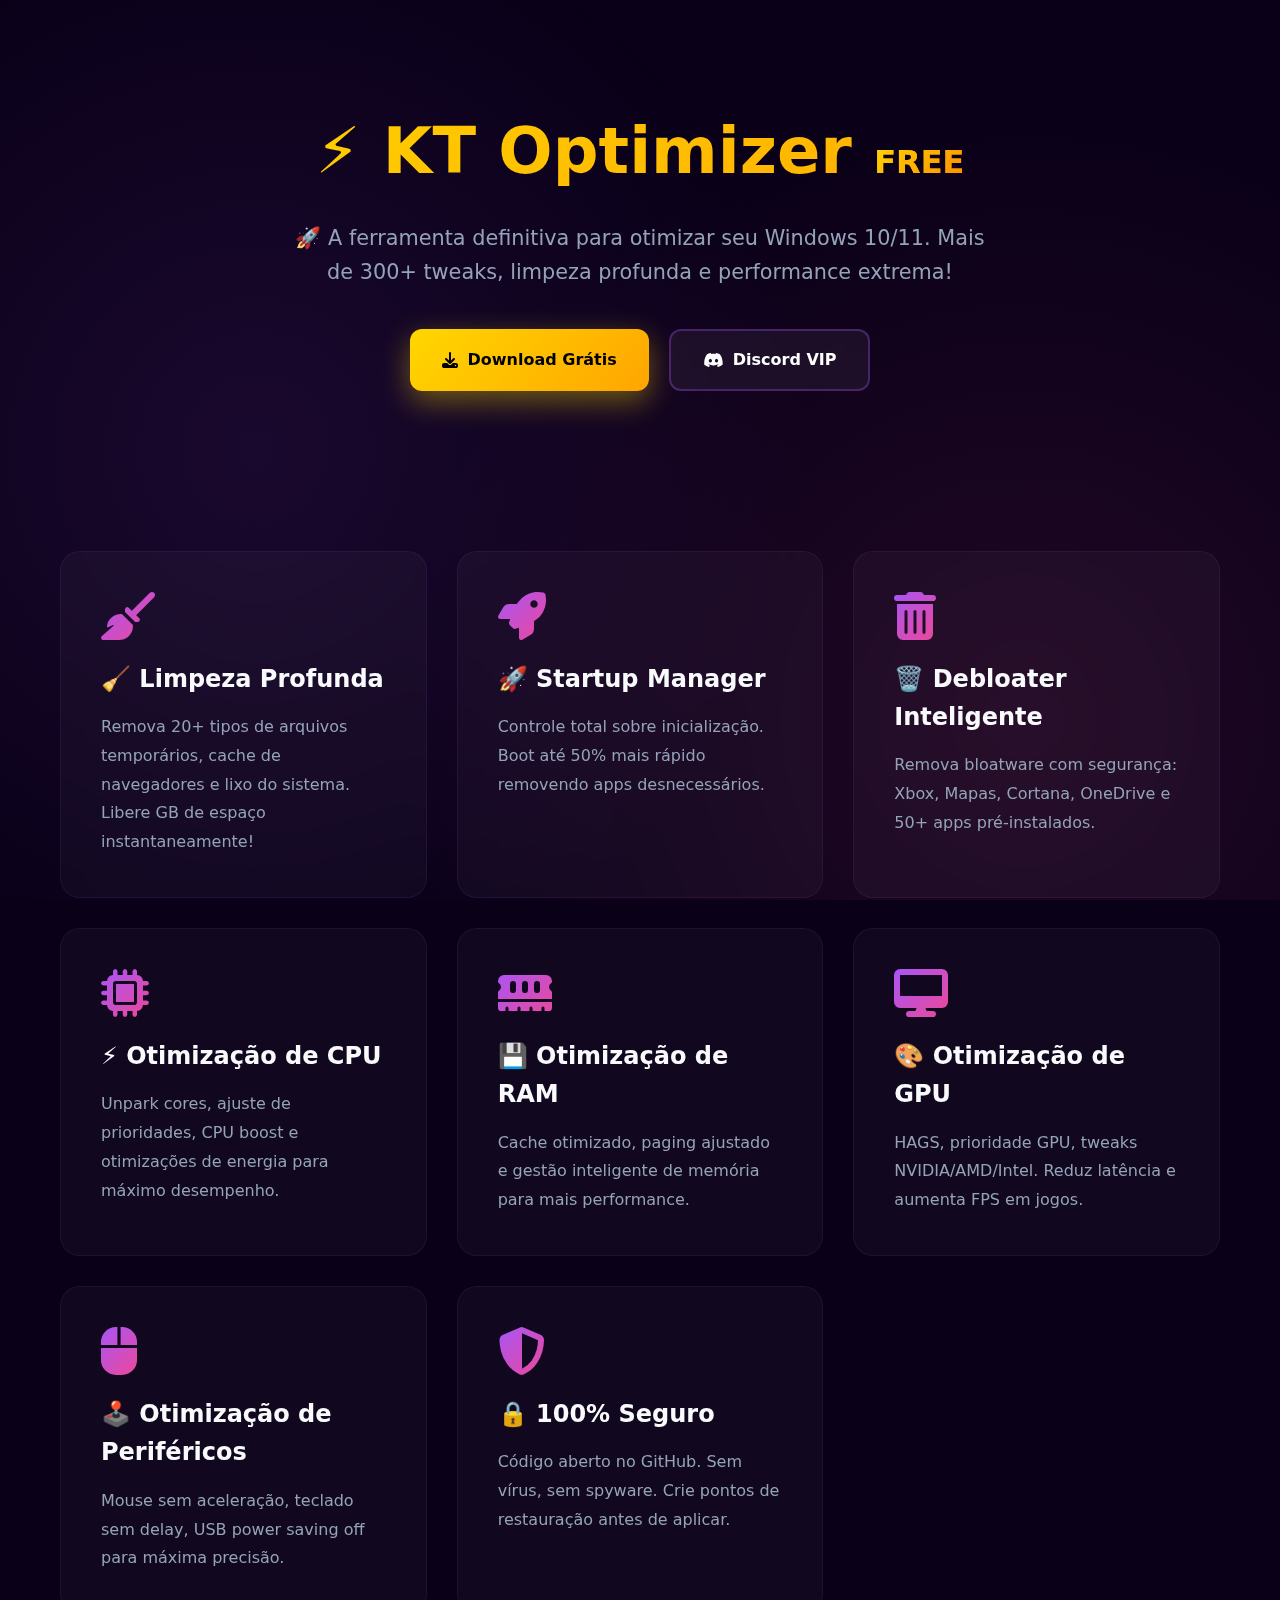
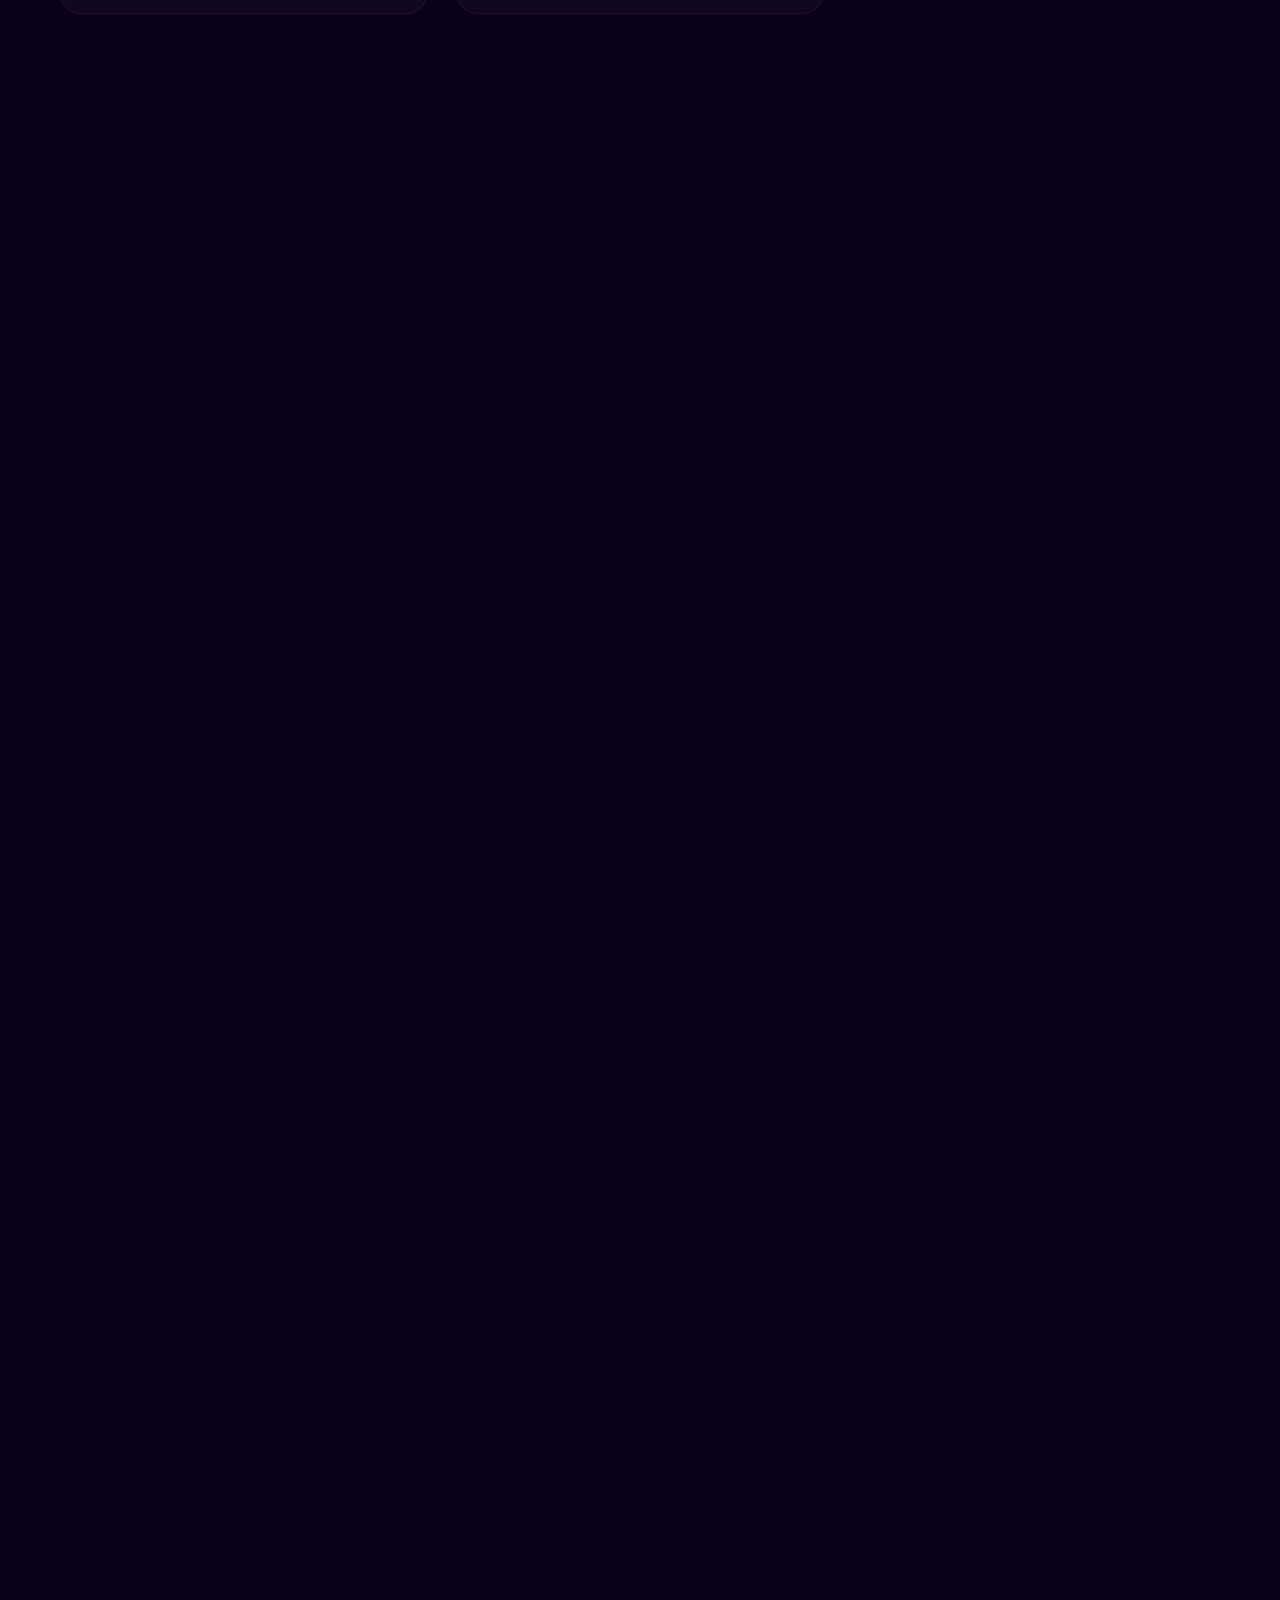
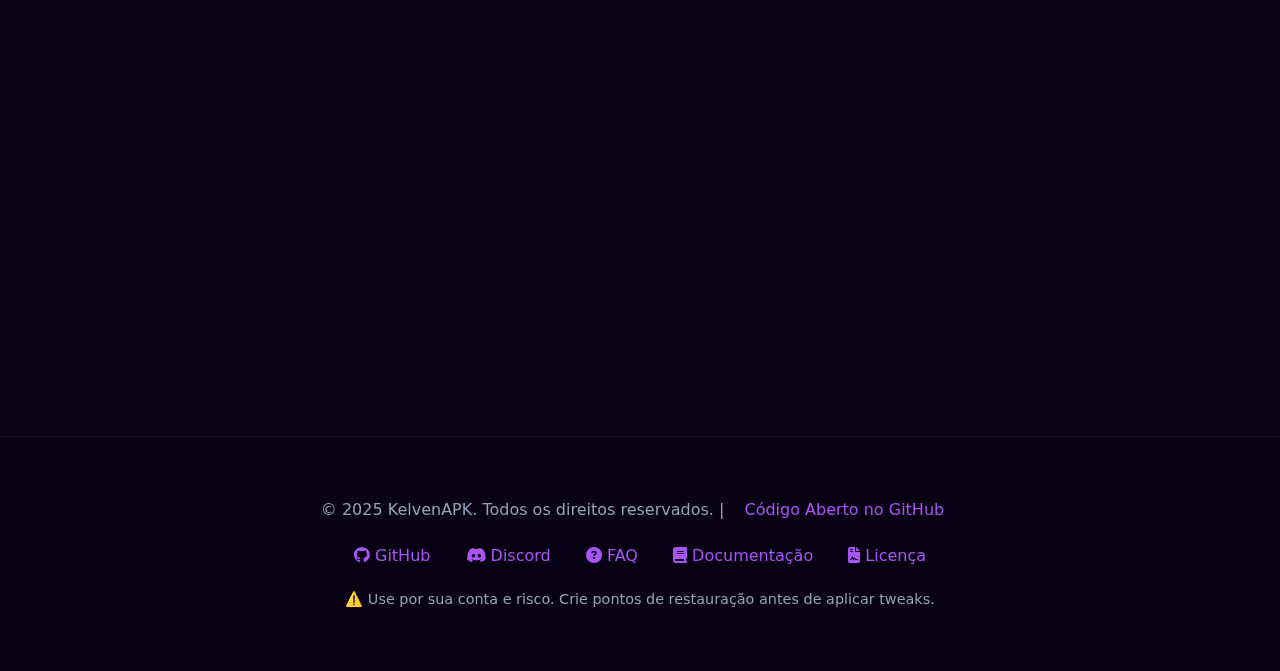
<file: index.html>
<!DOCTYPE html>
<html lang="pt-BR">

<head>
    <meta charset="UTF-8">
    <meta name="viewport" content="width=device-width, initial-scale=1.0">
    <title>KT Optimizer Free - Otimize seu Windows</title>
    <link rel="stylesheet" href="https://cdnjs.cloudflare.com/ajax/libs/font-awesome/6.5.1/css/all.min.css">
    <style>
        :root {
            --primary: #a855f7;
            --primary-dark: #7c3aed;
            --accent: #ec4899;
            --bg: #0a0118;
            --bg-secondary: #1a0b2e;
            --card-bg: #16213e;
            --text-main: #f8fafc;
            --text-muted: #94a3b8;
            --glow: rgba(168, 85, 247, 0.5);
        }

        * {
            margin: 0;
            padding: 0;
            box-sizing: border-box;
            font-family: 'Segoe UI', system-ui, sans-serif;
        }

        body {
            background: var(--bg);
            color: var(--text-main);
            line-height: 1.6;
            overflow-x: hidden;
        }

        /* Animated Background */
        .bg-animation {
            position: fixed;
            top: 0;
            left: 0;
            width: 100%;
            height: 100%;
            z-index: -1;
            background: radial-gradient(circle at 20% 50%, rgba(168, 85, 247, 0.1) 0%, transparent 50%),
                        radial-gradient(circle at 80% 80%, rgba(236, 72, 153, 0.1) 0%, transparent 50%);
        }

        .container {
            max-width: 1200px;
            margin: 0 auto;
            padding: 0 20px;
        }

        /* Header */
        header {
            padding: 100px 0 80px;
            text-align: center;
            position: relative;
        }

        .hero h1 {
            font-size: 4rem;
            margin-bottom: 20px;
            background: linear-gradient(135deg, #ffd700 0%, #ffa500 100%);
            -webkit-background-clip: text;
            background-clip: text;
            -webkit-text-fill-color: transparent;
            animation: glow 2s ease-in-out infinite alternate, slideDown 1s ease-out;
        }

        @keyframes slideDown {
            from {
                opacity: 0;
                transform: translateY(-50px);
            }
            to {
                opacity: 1;
                transform: translateY(0);
            }
        }

        @keyframes glow {
            from { filter: drop-shadow(0 0 20px var(--glow)); }
            to { filter: drop-shadow(0 0 40px var(--glow)); }
        }

        .hero p {
            font-size: 1.3rem;
            color: var(--text-muted);
            max-width: 700px;
            margin: 0 auto 40px;
            animation: fadeInUp 1s ease-out;
        }

        @keyframes fadeInUp {
            from {
                opacity: 0;
                transform: translateY(30px);
            }
            to {
                opacity: 1;
                transform: translateY(0);
            }
        }

        .btn {
            display: inline-flex;
            align-items: center;
            gap: 10px;
            padding: 16px 32px;
            border-radius: 12px;
            font-weight: bold;
            text-decoration: none;
            transition: all 0.3s cubic-bezier(0.4, 0, 0.2, 1);
            position: relative;
            overflow: hidden;
        }

        .btn::before {
            content: '';
            position: absolute;
            top: 50%;
            left: 50%;
            width: 0;
            height: 0;
            border-radius: 50%;
            background: rgba(255, 255, 255, 0.2);
            transform: translate(-50%, -50%);
            transition: width 0.6s, height 0.6s;
        }

        .btn:hover::before {
            width: 300px;
            height: 300px;
        }

        .btn-primary {
            background: linear-gradient(135deg, #ffd700 0%, #ffa500 100%);
            color: #000;
            box-shadow: 0 10px 30px rgba(255, 215, 0, 0.4);
            font-weight: 800;
        }

        .btn-primary:hover {
            transform: translateY(-3px) scale(1.05);
            box-shadow: 0 15px 40px rgba(255, 215, 0, 0.6);
        }

        .btn-secondary {
            background: rgba(255, 255, 255, 0.05);
            color: #fff;
            border: 2px solid rgba(168, 85, 247, 0.3);
            backdrop-filter: blur(10px);
        }

        .btn-secondary:hover {
            background: rgba(168, 85, 247, 0.1);
            border-color: var(--primary);
            transform: translateY(-3px);
        }

        /* Features */
        .features {
            padding: 80px 0;
            display: grid;
            grid-template-columns: repeat(auto-fit, minmax(300px, 1fr));
            gap: 30px;
        }

        .feature-card {
            background: rgba(255, 255, 255, 0.03);
            padding: 40px;
            border-radius: 20px;
            border: 1px solid rgba(168, 85, 247, 0.1);
            backdrop-filter: blur(10px);
            transition: all 0.4s cubic-bezier(0.4, 0, 0.2, 1);
            position: relative;
            overflow: hidden;
            animation: fadeInUp 0.6s ease-out backwards;
        }

        .feature-card:nth-child(1) { animation-delay: 0.1s; }
        .feature-card:nth-child(2) { animation-delay: 0.2s; }
        .feature-card:nth-child(3) { animation-delay: 0.3s; }
        .feature-card:nth-child(4) { animation-delay: 0.4s; }
        .feature-card:nth-child(5) { animation-delay: 0.5s; }
        .feature-card:nth-child(6) { animation-delay: 0.6s; }

        .feature-card::before {
            content: '';
            position: absolute;
            top: 0;
            left: 0;
            width: 100%;
            height: 100%;
            background: linear-gradient(135deg, rgba(168, 85, 247, 0.1) 0%, transparent 100%);
            opacity: 0;
            transition: opacity 0.4s;
        }

        .feature-card:hover::before {
            opacity: 1;
        }

        .feature-card:hover {
            transform: translateY(-10px);
            border-color: var(--primary);
            box-shadow: 0 20px 60px rgba(168, 85, 247, 0.3);
        }

        .feature-icon {
            font-size: 3rem;
            margin-bottom: 20px;
            background: linear-gradient(135deg, var(--primary) 0%, var(--accent) 100%);
            -webkit-background-clip: text;
            background-clip: text;
            -webkit-text-fill-color: transparent;
            display: inline-block;
            animation: float 3s ease-in-out infinite;
        }

        @keyframes float {
            0%, 100% { transform: translateY(0); }
            50% { transform: translateY(-10px); }
        }

        .feature-card h3 {
            font-size: 1.5rem;
            margin-bottom: 15px;
            color: var(--text-main);
        }

        .feature-card p {
            color: var(--text-muted);
            line-height: 1.8;
        }

        /* Comparison Table */
        .comparison {
            padding: 80px 0;
        }

        .comparison h2 {
            text-align: center;
            font-size: 2.5rem;
            margin-bottom: 50px;
            background: linear-gradient(135deg, var(--primary) 0%, var(--accent) 100%);
            -webkit-background-clip: text;
            background-clip: text;
            -webkit-text-fill-color: transparent;
        }

        .comparison-table {
            width: 100%;
            border-collapse: collapse;
            background: rgba(255, 255, 255, 0.02);
            border-radius: 20px;
            overflow: hidden;
            backdrop-filter: blur(10px);
        }

        .comparison-table th,
        .comparison-table td {
            padding: 20px;
            text-align: left;
            border-bottom: 1px solid rgba(168, 85, 247, 0.1);
        }

        .comparison-table th {
            background: rgba(168, 85, 247, 0.1);
            color: var(--primary);
            font-weight: bold;
            font-size: 1.1rem;
        }

        .comparison-table tr {
            transition: all 0.3s;
        }

        .comparison-table tr:hover {
            background: rgba(168, 85, 247, 0.05);
        }

        .check {
            color: #10b981;
            font-size: 1.2rem;
        }

        .cross {
            color: #ef4444;
            font-size: 1.2rem;
        }

        /* VIP CTA */
        .vip-cta {
            background: linear-gradient(135deg, rgba(168, 85, 247, 0.2), rgba(236, 72, 153, 0.2));
            border: 2px solid var(--primary);
            padding: 60px;
            border-radius: 30px;
            text-align: center;
            margin: 80px 0;
            position: relative;
            overflow: hidden;
        }

        .vip-cta::before {
            content: '';
            position: absolute;
            top: -50%;
            left: -50%;
            width: 200%;
            height: 200%;
            background: linear-gradient(45deg, transparent, rgba(168, 85, 247, 0.1), transparent);
            animation: shine 3s infinite;
        }

        @keyframes shine {
            0% { transform: translateX(-100%) translateY(-100%) rotate(45deg); }
            100% { transform: translateX(100%) translateY(100%) rotate(45deg); }
        }

        .vip-cta h2 {
            font-size: 3rem;
            color: var(--primary);
            margin-bottom: 20px;
            position: relative;
            z-index: 1;
        }

        .vip-cta p {
            font-size: 1.3rem;
            margin-bottom: 30px;
            position: relative;
            z-index: 1;
        }

        .stats-grid {
            display: flex;
            gap: 30px;
            justify-content: center;
            margin: 40px 0;
            flex-wrap: wrap;
        }

        .stat-box {
            background: rgba(0, 0, 0, 0.3);
            padding: 25px 40px;
            border-radius: 15px;
            border: 1px solid rgba(255, 215, 0, 0.3);
            transition: all 0.3s;
            animation: popIn 0.5s ease-out backwards;
        }

        .stat-box:nth-child(1) { animation-delay: 0.2s; }
        .stat-box:nth-child(2) { animation-delay: 0.3s; }
        .stat-box:nth-child(3) { animation-delay: 0.4s; }

        @keyframes popIn {
            from {
                opacity: 0;
                transform: scale(0.5);
            }
            to {
                opacity: 1;
                transform: scale(1);
            }
        }

        .stat-box:hover {
            transform: scale(1.1) rotate(2deg);
            border-color: #ffd700;
            box-shadow: 0 10px 30px rgba(255, 215, 0, 0.3);
        }

        .stat-box .icon {
            font-size: 2.5rem;
            margin-bottom: 10px;
        }

        .stat-box .value {
            font-size: 1.8rem;
            font-weight: bold;
            color: var(--primary);
        }

        .stat-box .label {
            font-size: 0.9rem;
            color: var(--text-muted);
        }

        /* Footer */
        footer {
            padding: 60px 0;
            text-align: center;
            color: var(--text-muted);
            border-top: 1px solid rgba(168, 85, 247, 0.1);
            background: rgba(0, 0, 0, 0.2);
        }

        footer a {
            color: var(--primary);
            text-decoration: none;
            margin: 0 15px;
            transition: all 0.3s;
        }

        footer a:hover {
            color: var(--accent);
            transform: translateY(-2px);
        }

        /* Scroll Animations */
        .fade-in {
            opacity: 0;
            transform: translateY(30px);
            transition: all 0.6s ease-out;
        }

        .fade-in.visible {
            opacity: 1;
            transform: translateY(0);
        }

        /* Particles */
        .particle {
            position: fixed;
            width: 4px;
            height: 4px;
            background: var(--primary);
            border-radius: 50%;
            pointer-events: none;
            opacity: 0;
            animation: particle-float 4s ease-in-out infinite;
        }

        @keyframes particle-float {
            0% {
                opacity: 0;
                transform: translateY(0) scale(0);
            }
            50% {
                opacity: 1;
            }
            100% {
                opacity: 0;
                transform: translateY(-100vh) scale(1);
            }
        }

        @media (max-width: 768px) {
            .hero h1 { font-size: 2.5rem; }
            .features { grid-template-columns: 1fr; }
            .vip-cta { padding: 40px 20px; }
        }
    </style>
</head>

<body>
    <div class="bg-animation"></div>

    <header>
        <div class="container hero">
            <h1>⚡ KT Optimizer <span style="font-size: 0.5em; background: linear-gradient(135deg, #ffd700, #ff8c00); -webkit-background-clip: text; -webkit-text-fill-color: transparent;">FREE</span></h1>
            <p>🚀 A ferramenta definitiva para otimizar seu Windows 10/11. Mais de 300+ tweaks, limpeza profunda e performance extrema!</p>
            <div style="display: flex; gap: 20px; justify-content: center; flex-wrap: wrap;">
                <a href="https://github.com/kelven-optimizer/KT-optimizer-free/releases/download/inicio/KT.optimizer.free.1.0.0.exe" class="btn btn-primary">
                    <i class="fas fa-download"></i> Download Grátis
                </a>
                <a href="https://discord.gg/pSWSkzSUPs" class="btn btn-secondary">
                    <i class="fab fa-discord"></i> Discord VIP
                </a>
            </div>
        </div>
    </header>

    <div class="container">
        <div class="features fade-in">
            <div class="feature-card">
                <i class="fas fa-broom feature-icon"></i>
                <h3>🧹 Limpeza Profunda</h3>
                <p>Remova 20+ tipos de arquivos temporários, cache de navegadores e lixo do sistema. Libere GB de espaço instantaneamente!</p>
            </div>
            <div class="feature-card">
                <i class="fas fa-rocket feature-icon"></i>
                <h3>🚀 Startup Manager</h3>
                <p>Controle total sobre inicialização. Boot até 50% mais rápido removendo apps desnecessários.</p>
            </div>
            <div class="feature-card">
                <i class="fas fa-trash-alt feature-icon"></i>
                <h3>🗑️ Debloater Inteligente</h3>
                <p>Remova bloatware com segurança: Xbox, Mapas, Cortana, OneDrive e 50+ apps pré-instalados.</p>
            </div>
            <div class="feature-card">
                <i class="fas fa-microchip feature-icon"></i>
                <h3>⚡ Otimização de CPU</h3>
                <p>Unpark cores, ajuste de prioridades, CPU boost e otimizações de energia para máximo desempenho.</p>
            </div>
            <div class="feature-card">
                <i class="fas fa-memory feature-icon"></i>
                <h3>💾 Otimização de RAM</h3>
                <p>Cache otimizado, paging ajustado e gestão inteligente de memória para mais performance.</p>
            </div>
            <div class="feature-card">
                <i class="fas fa-desktop feature-icon"></i>
                <h3>🎨 Otimização de GPU</h3>
                <p>HAGS, prioridade GPU, tweaks NVIDIA/AMD/Intel. Reduz latência e aumenta FPS em jogos.</p>
            </div>
            <div class="feature-card">
                <i class="fas fa-mouse feature-icon"></i>
                <h3>🕹️ Otimização de Periféricos</h3>
                <p>Mouse sem aceleração, teclado sem delay, USB power saving off para máxima precisão.</p>
            </div>
            <div class="feature-card">
                <i class="fas fa-shield-alt feature-icon"></i>
                <h3>🔒 100% Seguro</h3>
                <p>Código aberto no GitHub. Sem vírus, sem spyware. Crie pontos de restauração antes de aplicar.</p>
            </div>
        </div>

        <div class="comparison fade-in">
            <h2>📊 Comparativo: Free vs VIP</h2>
            <table class="comparison-table">
                <thead>
                    <tr>
                        <th>Recurso</th>
                        <th>Versão Free 🆓</th>
                        <th style="color: #ffd700;">Versão VIP 👑</th>
                    </tr>
                </thead>
                <tbody>
                    <tr>
                        <td>Limpeza Profunda (20+ tipos)</td>
                        <td><span class="check">✔</span></td>
                        <td><span class="check">✔</span></td>
                    </tr>
                    <tr>
                        <td>Debloater de Apps Windows</td>
                        <td><span class="check">✔</span></td>
                        <td><span class="check">✔</span></td>
                    </tr>
                    <tr>
                        <td>Startup Manager</td>
                        <td><span class="check">✔</span></td>
                        <td><span class="check">✔</span></td>
                    </tr>
                    <tr>
                        <td>Otimizações de CPU</td>
                        <td><span class="check">✔</span> Básico</td>
                        <td><span class="check">✔</span> Avançado + Exclusive Threads</td>
                    </tr>
                    <tr>
                        <td>Otimizações de GPU</td>
                        <td><span class="check">✔</span> Básico</td>
                        <td><span class="check">✔</span> Avançado (VRAM, Latency, DLSS)</td>
                    </tr>
                    <tr>
                        <td>Otimizações de Rede & Ping</td>
                        <td><span class="cross">✘</span></td>
                        <td><span class="check">✔</span> TCP/IP, DNS, QoS</td>
                    </tr>
                    <tr>
                        <td>FPS Booster para Jogos</td>
                        <td><span class="cross">✘</span></td>
                        <td><span class="check">✔</span> 15+ jogos otimizados</td>
                    </tr>
                    <tr>
                        <td>Tweaks Exclusivos NVIDIA/AMD/Intel</td>
                        <td><span class="cross">✘</span></td>
                        <td><span class="check">✔</span> Reflex, Anti-Lag, DLSS</td>
                    </tr>
                    <tr>
                        <td>Modo Latência Ultra-Baixa</td>
                        <td><span class="cross">✘</span></td>
                        <td><span class="check">✔</span> DPC, IRQ, Timer Resolution</td>
                    </tr>
                    <tr>
                        <td>Atualizações Vitalícias</td>
                        <td><span class="cross">✘</span></td>
                        <td><span class="check">✔</span></td>
                    </tr>
                    <tr>
                        <td>Suporte Prioritário no Discord</td>
                        <td><span class="cross">✘</span></td>
                        <td><span class="check">✔</span></td>
                    </tr>
                </tbody>
            </table>
        </div>

        <div class="vip-cta fade-in">
            <h2>👑 Desbloqueie o Potencial Máximo</h2>
            <p>Adquira a versão <strong>VIP PRO</strong> por apenas <strong style="font-size: 1.5em; color: #ffd700;">R$ 20,00</strong> e tenha acesso a <strong>TODOS</strong> os recursos exclusivos!</p>
            
            <div class="stats-grid">
                <div class="stat-box">
                    <div class="icon">⚡</div>
                    <div class="value">+50%</div>
                    <div class="label">FPS</div>
                </div>
                <div class="stat-box">
                    <div class="icon">🎯</div>
                    <div class="value">-70%</div>
                    <div class="label">Latência</div>
                </div>
                <div class="stat-box">
                    <div class="icon">🚀</div>
                    <div class="value">2x</div>
                    <div class="label">Boot Rápido</div>
                </div>
            </div>

            <a href="https://discord.gg/pSWSkzSUPs" class="btn btn-primary" style="font-size: 1.2rem; padding: 20px 50px;">
                💎 Comprar VIP no Discord
            </a>
        </div>
    </div>

    <footer>
        <div class="container">
            <p>&copy; 2025 KelvenAPK. Todos os direitos reservados. | <a href="https://github.com/kelvenapk/kt-optimizer-free">Código Aberto no GitHub</a></p>
            <div style="margin-top: 20px;">
                <a href="https://github.com/kelvenapk"><i class="fab fa-github"></i> GitHub</a>
                <a href="https://discord.gg/pSWSkzSUPs"><i class="fab fa-discord"></i> Discord</a>
                <a href="faq.html"><i class="fas fa-question-circle"></i> FAQ</a>
                <a href="docs.html"><i class="fas fa-book"></i> Documentação</a>
                <a href="LICENSE"><i class="fas fa-file-contract"></i> Licença</a>
            </div>
            <p style="margin-top: 20px; font-size: 0.9rem; color: var(--text-muted);">⚠️ Use por sua conta e risco. Crie pontos de restauração antes de aplicar tweaks.</p>
        </div>
    </footer>

    <script>
        // Scroll Animations
        const observerOptions = {
            threshold: 0.1,
            rootMargin: '0px 0px -100px 0px'
        };

        const observer = new IntersectionObserver((entries) => {
            entries.forEach(entry => {
                if (entry.isIntersecting) {
                    entry.target.classList.add('visible');
                }
            });
        }, observerOptions);

        document.querySelectorAll('.fade-in').forEach(el => observer.observe(el));

        // Particle Effect
        function createParticle() {
            const particle = document.createElement('div');
            particle.className = 'particle';
            particle.style.left = Math.random() * window.innerWidth + 'px';
            particle.style.animationDelay = Math.random() * 4 + 's';
            document.body.appendChild(particle);
            
            setTimeout(() => particle.remove(), 4000);
        }

        setInterval(createParticle, 300);

        // Button Ripple Effect
        document.querySelectorAll('.btn').forEach(btn => {
            btn.addEventListener('click', function(e) {
                const ripple = document.createElement('span');
                const rect = this.getBoundingClientRect();
                const size = Math.max(rect.width, rect.height);
                const x = e.clientX - rect.left - size / 2;
                const y = e.clientY - rect.top - size / 2;
                
                ripple.style.width = ripple.style.height = size + 'px';
                ripple.style.left = x + 'px';
                ripple.style.top = y + 'px';
                ripple.classList.add('ripple');
                
                this.appendChild(ripple);
                setTimeout(() => ripple.remove(), 600);
            });
        });
    </script>
</body>

</html>
</file>
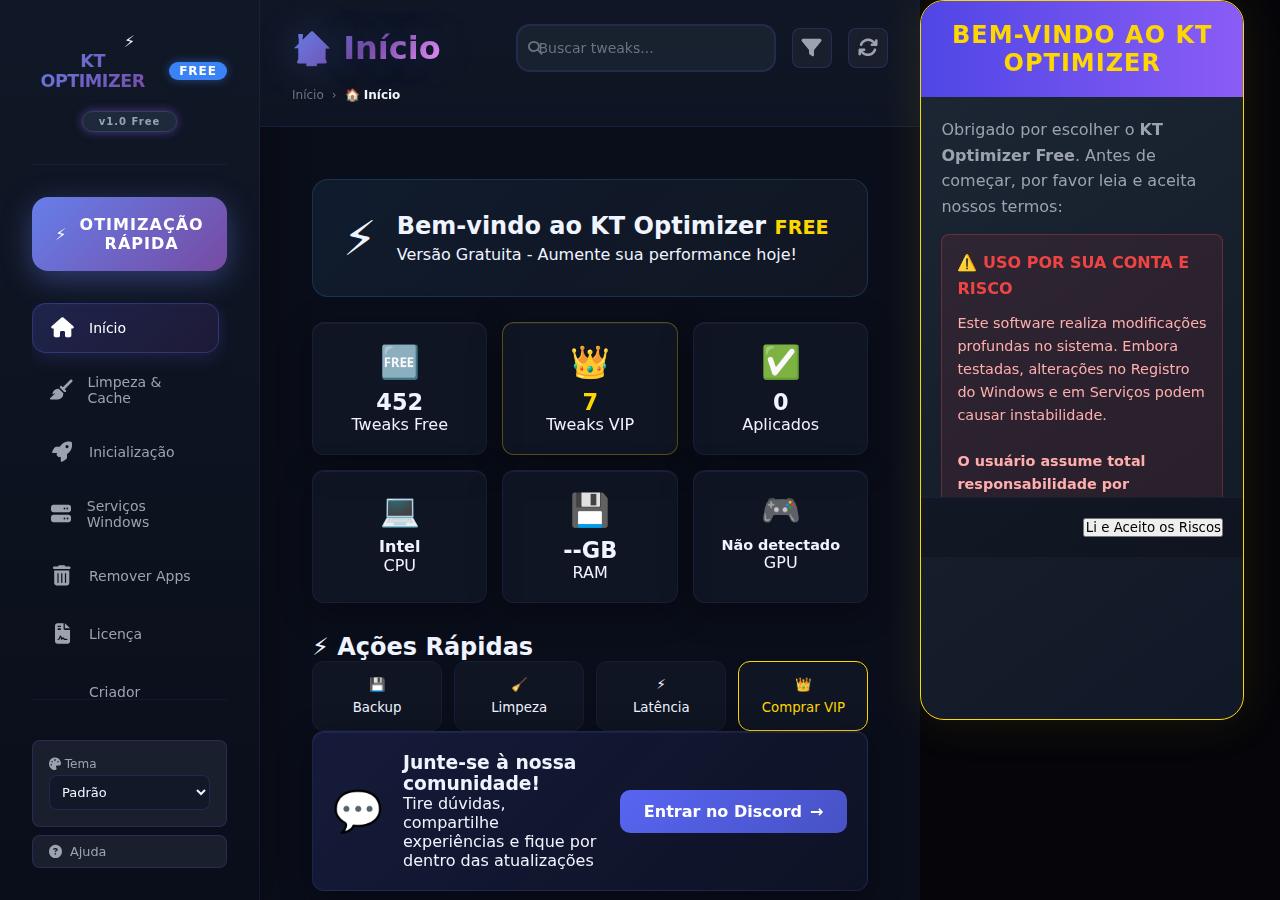
<file: src/index.html>
<!DOCTYPE html>
<html lang="pt-BR">

<head>
    <meta charset="UTF-8">
    <meta name="viewport" content="width=device-width, initial-scale=1.0">
    <title>KT Optimizer VIP - v2.0</title>
    <link rel="stylesheet" href="css/main.css">
    <!-- Font Awesome Icons -->
    <link rel="stylesheet" href="https://cdnjs.cloudflare.com/ajax/libs/font-awesome/6.5.1/css/all.min.css">
    <link rel="stylesheet" href="css/glassmorphism.css">
    <link rel="stylesheet" href="css/animations.css">
    <link rel="icon"
        href="data:image/svg+xml,<svg xmlns='http://www.w3.org/2000/svg' viewBox='0 0 100 100'><text y='.9em' font-size='90'>⚡</text></svg>">
</head>

<body>
    <!-- MAIN APP -->
    <div class="app-container" id="app-container" style="display: flex;">
        <!-- SIDEBAR -->
        <aside class="sidebar">
            <!-- Logo -->
            <div class="logo-section">
                <span class="logo-icon">⚡</span>
                <div class="logo-text-container">
                    <div class="logo-title"><span class="logo-text-gradient">KT OPTIMIZER</span> <span
                            class="free-badge">FREE</span>
                    </div>
                    <span class="version-badge"
                        style="background: #1e293b; color: #94a3b8; border: 1px solid #334155;">v1.0 Free</span>
                </div>
            </div>

            <!-- Quick Optimize (Visible for Upsell) -->
            <button class="quick-optimize-btn" id="quick-optimize">
                <span>⚡</span>
                <span>Otimização Rápida</span>
            </button>

            <!-- Navigation Menu -->
            <nav class="nav-menu">
                <button class="nav-item active" data-category="inicio">
                    <span class="nav-icon"><i class="fas fa-home"></i></span>
                    <span class="nav-text">Início</span>
                </button>
                <button class="nav-item" data-category="limpeza">
                    <span class="nav-icon"><i class="fas fa-broom"></i></span>
                    <span class="nav-text">Limpeza & Cache</span>
                </button>
                <button class="nav-item" data-category="inicializacao">
                    <span class="nav-icon"><i class="fas fa-rocket"></i></span>
                    <span class="nav-text">Inicialização</span>
                </button>
                <button class="nav-item" data-category="servicos">
                    <span class="nav-icon"><i class="fas fa-server"></i></span>
                    <span class="nav-text">Serviços Windows</span>
                </button>
                <button class="nav-item" data-category="debloat">
                    <span class="nav-icon"><i class="fas fa-trash-alt"></i></span>
                    <span class="nav-text">Remover Apps</span>
                </button>
                <button class="nav-item" data-category="license">
                    <span class="nav-icon"><i class="fas fa-file-contract"></i></span>
                    <span class="nav-text">Licença</span>
                </button>
                <button class="nav-item" data-category="creator">
                    <span class="nav-icon"><i class="fas fa-user-code"></i></span>
                    <span class="nav-text">Criador</span>
                </button>
                <button class="nav-item" data-category="buy_vip"
                    style="background: linear-gradient(135deg, rgba(255, 215, 0, 0.1) 0%, rgba(255, 165, 0, 0.1) 100%); border: 1px solid rgba(255, 215, 0, 0.3);">
                    <span class="nav-icon">👑</span>
                    <span class="nav-text" style="color: #ffd700; font-weight: 700;">Seja VIP (R$ 20)</span>
                </button>
            </nav>

            <!-- Sidebar Footer -->
            <div class="sidebar-footer">
                <!-- Theme Selector -->
                <div class="theme-selector">
                    <label for="theme-select"><i class="fas fa-palette"></i> Tema</label>
                    <select id="theme-select" class="theme-dropdown">
                        <option value="default">Padrão</option>
                        <option value="purple">Dark Purple</option>
                        <option value="red">Dark Red</option>
                    </select>
                </div>

                <!-- Tutorial Button -->
                <button class="sidebar-btn" id="start-tutorial">
                    <span><i class="fas fa-question-circle"></i></span>
                    <span>Ajuda</span>
                </button>
            </div>
        </aside>

        <!-- MAIN CONTENT -->
        <main class="main-content">
            <!-- Header -->
            <header class="content-header">
                <div class="header-top">
                    <h2 class="category-title" id="category-title"><i class="fas fa-home"></i> Início</h2>
                    <div class="header-actions">
                        <div class="search-box">
                            <input type="text" id="search-input" placeholder="Buscar tweaks..." />
                            <i class="fas fa-search search-icon"></i>
                        </div>
                        <button class="icon-btn" id="filter-btn" title="Filtrar">
                            <span><i class="fas fa-filter"></i></span>
                        </button>
                        <button class="icon-btn" id="refresh-btn" title="Atualizar">
                            <span><i class="fas fa-sync"></i></span>
                        </button>
                    </div>
                </div>
                <!-- Sub-tabs -->
                <div class="sub-tabs" id="sub-tabs"></div>
                <!-- Breadcrumb -->
                <div class="breadcrumb" id="breadcrumb">
                    <span class="breadcrumb-item">Início</span>
                    <span class="breadcrumb-separator">›</span>
                    <span class="breadcrumb-item active">Início</span>
                </div>
            </header>

            <!-- Content Area -->
            <div class="content-scroll" id="content-area">
                <div class="loading-spinner">
                    <div class="spinner"></div>
                    <p>Carregando...</p>
                </div>
            </div>
        </main>
    </div>

    <!-- Toast Container -->
    <div class="toast-container" id="toast-container"></div>

    <!-- Modal -->
    <div class="modal" id="tweak-modal">
        <div class="modal-content">
            <div class="modal-header">
                <h3 id="modal-title">Detalhes do Tweak</h3>
                <button class="modal-close" id="modal-close">×</button>
            </div>
            <div class="modal-body" id="modal-body">
                <p id="modal-description">Informações sobre este tweak...</p>
            </div>
            <div class="modal-footer">
                <button class="btn-secondary" id="modal-cancel">Cancelar</button>
                <button class="btn-primary" id="modal-execute">Executar</button>
            </div>
        </div>
    </div>

    <!-- Scripts -->
    <script src="js/error-handler.js"></script>
    <script src="js/tweaks-database.js"></script>
    <script src="js/registry-engine.js"></script>
    <script src="js/category-manager.js"></script>
    <script src="js/tweak-executor.js"></script>
    <script src="js/history.js"></script>
    <script src="js/hardware-detector.js"></script>
    <script src="js/tutorial.js"></script>
    <script src="js/update-checker.js"></script>
    <script src="js/keyauth.js"></script>
    <script src="js/app.js"></script>
</body>

</html>
</file>
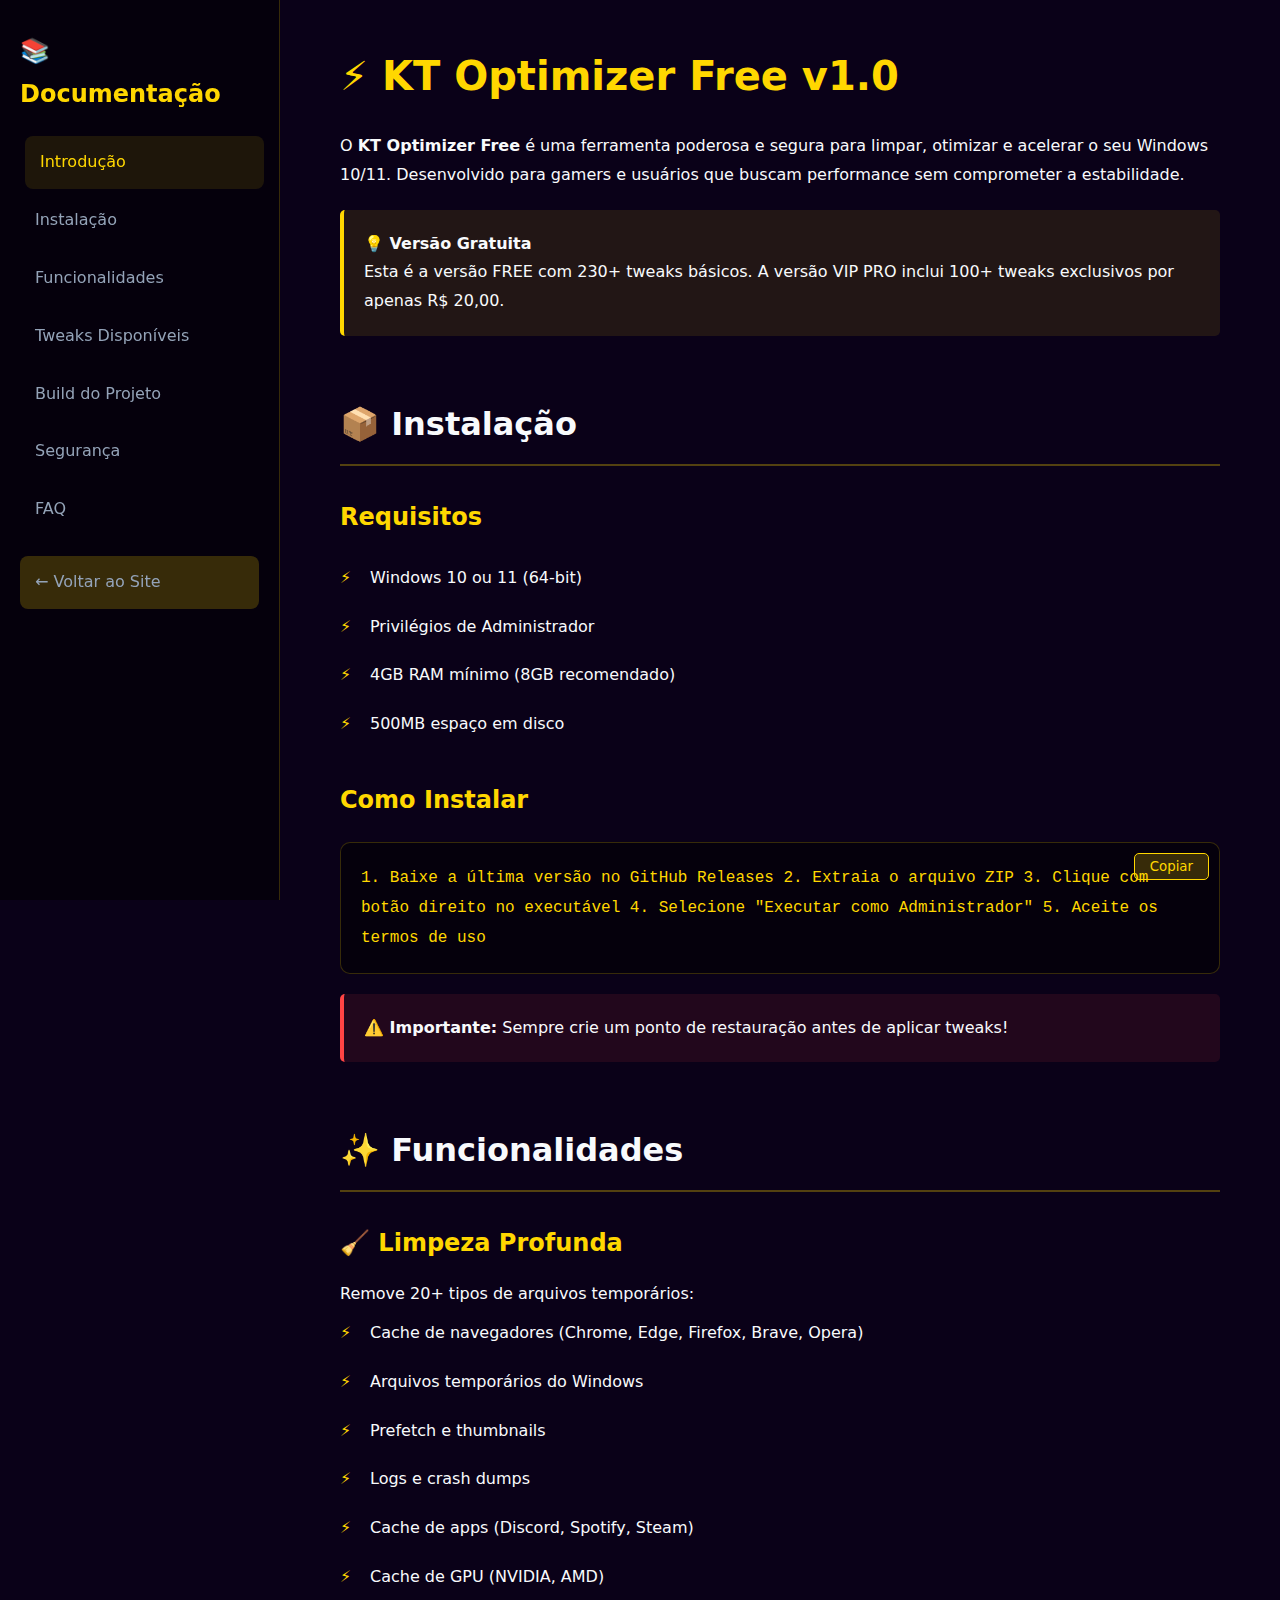
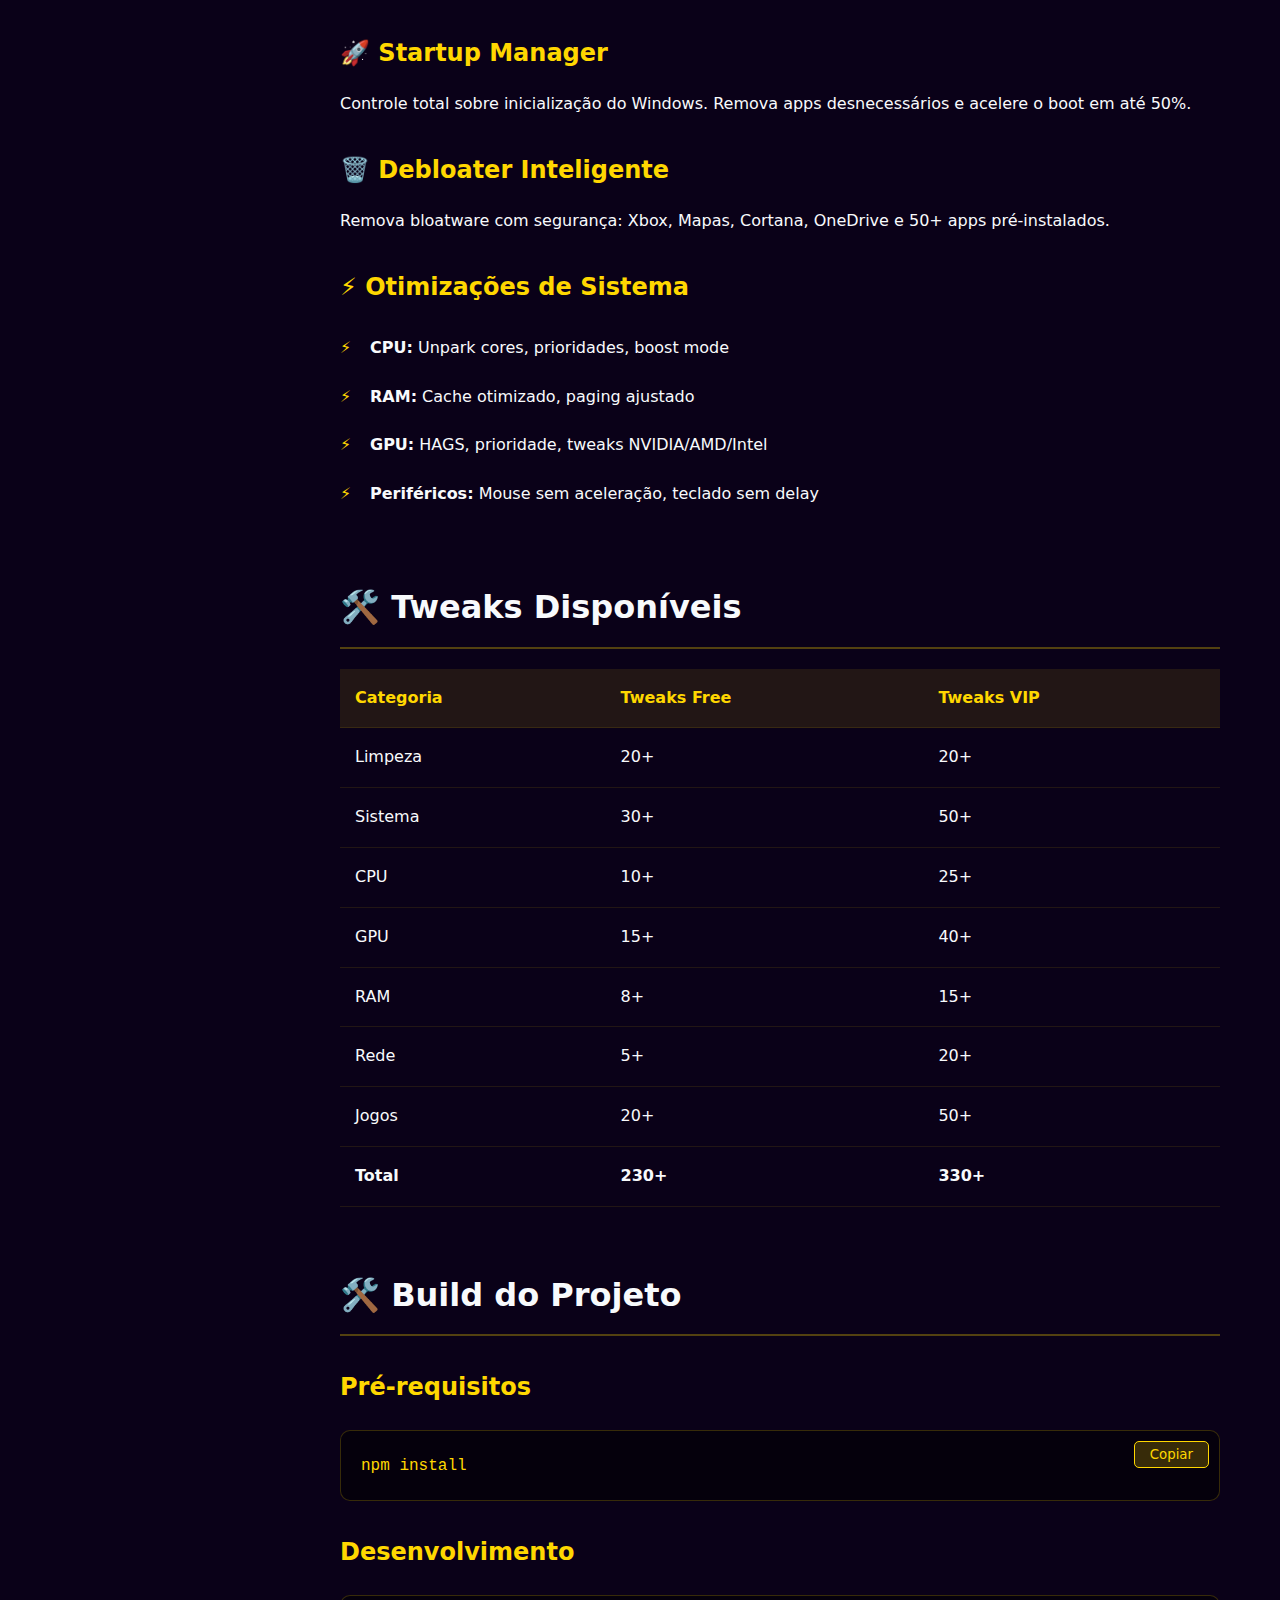
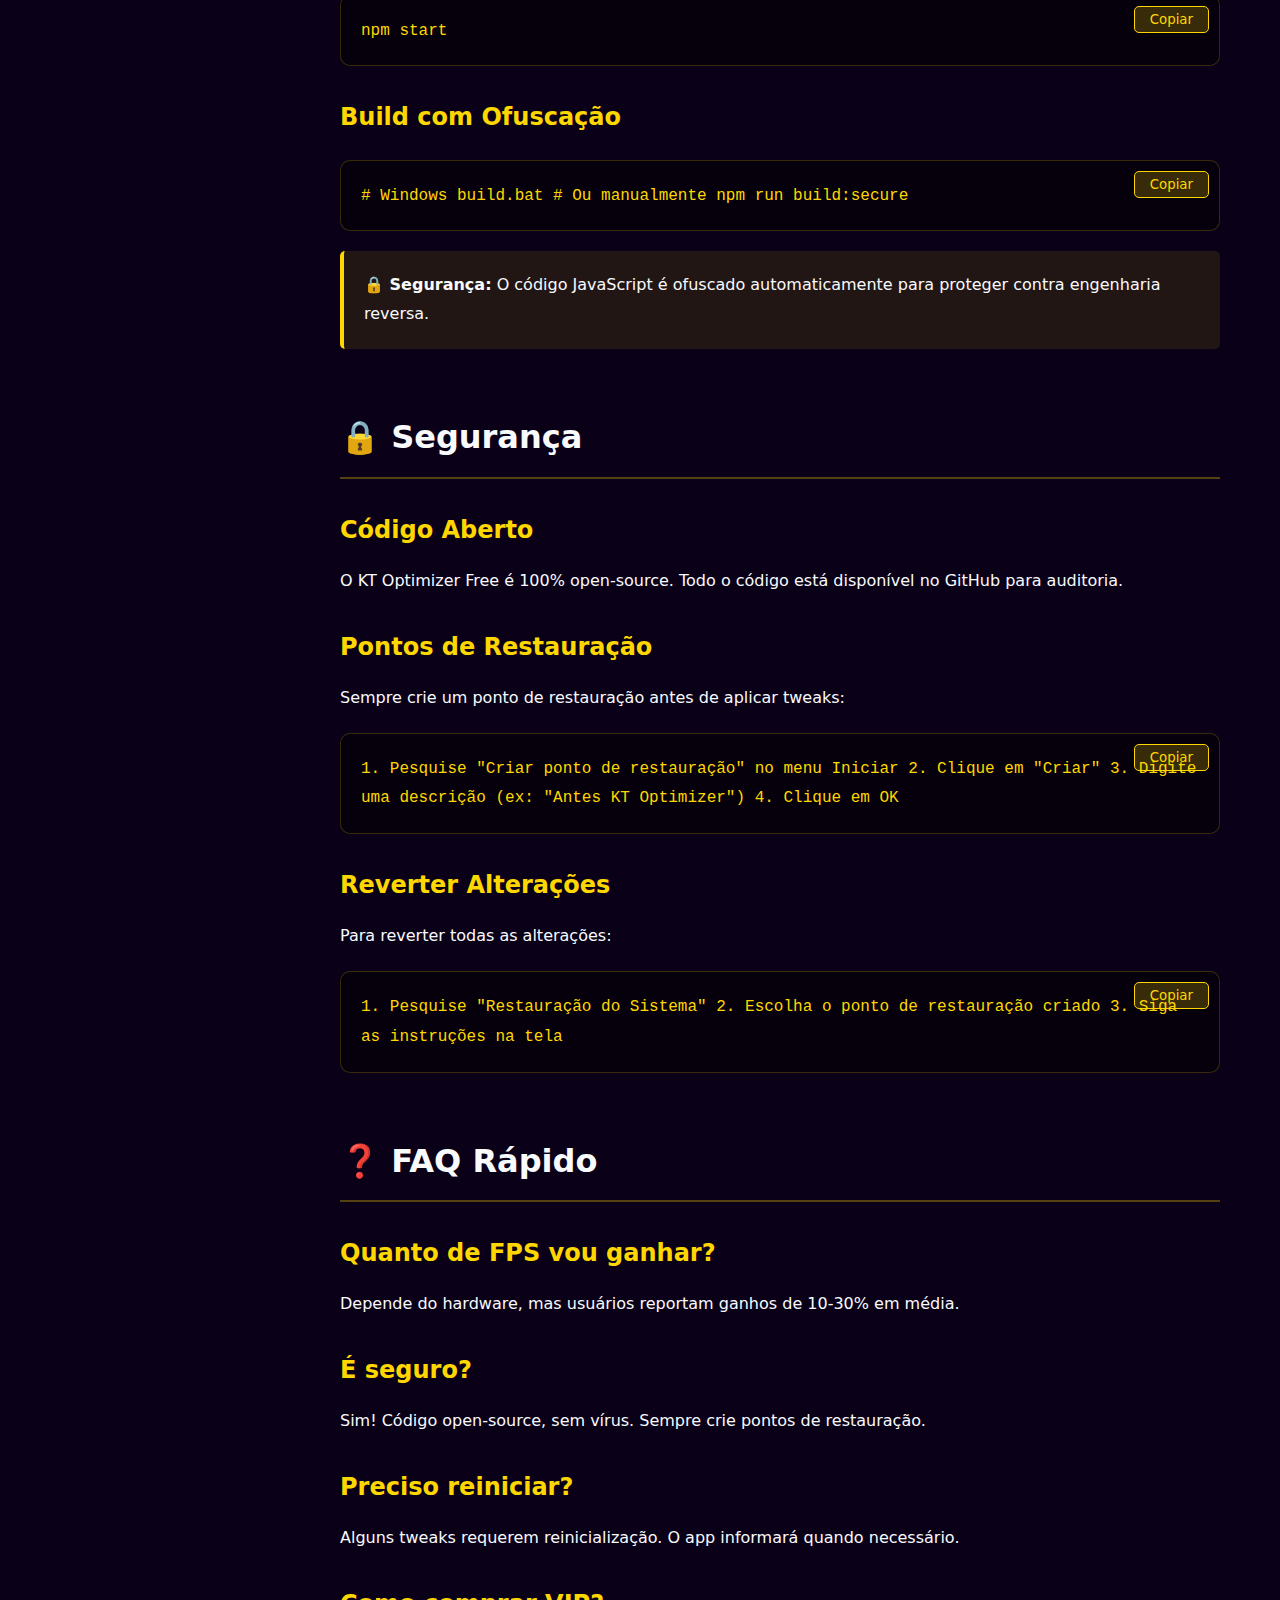
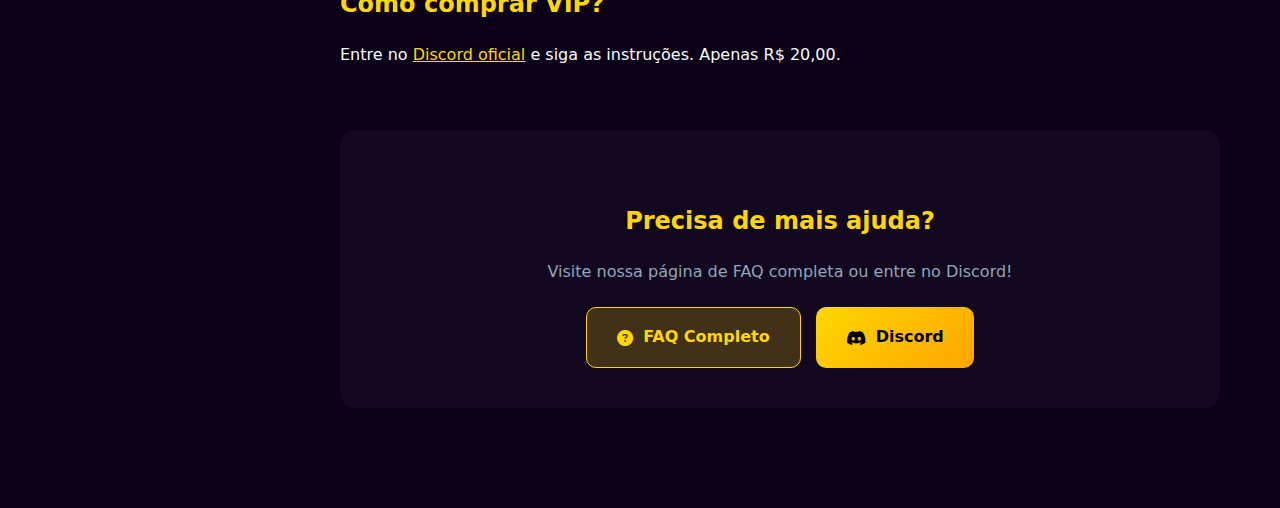
<file: docs.html>
<!DOCTYPE html>
<html lang="pt-BR">
<head>
    <meta charset="UTF-8">
    <meta name="viewport" content="width=device-width, initial-scale=1.0">
    <title>Documentação - KT Optimizer Free</title>
    <link rel="stylesheet" href="https://cdnjs.cloudflare.com/ajax/libs/font-awesome/6.5.1/css/all.min.css">
    <style>
        :root {
            --primary: #ffd700;
            --bg: #0a0118;
            --card-bg: rgba(255, 255, 255, 0.03);
            --text-main: #f8fafc;
            --text-muted: #94a3b8;
        }

        * {
            margin: 0;
            padding: 0;
            box-sizing: border-box;
            font-family: 'Segoe UI', system-ui, sans-serif;
        }

        body {
            background: var(--bg);
            color: var(--text-main);
            line-height: 1.8;
        }

        .sidebar {
            position: fixed;
            left: 0;
            top: 0;
            width: 280px;
            height: 100vh;
            background: rgba(0, 0, 0, 0.5);
            border-right: 1px solid rgba(255, 215, 0, 0.2);
            padding: 30px 20px;
            overflow-y: auto;
        }

        .sidebar h2 {
            color: var(--primary);
            margin-bottom: 20px;
            font-size: 1.5rem;
        }

        .nav-link {
            display: block;
            padding: 12px 15px;
            color: var(--text-muted);
            text-decoration: none;
            border-radius: 8px;
            margin-bottom: 5px;
            transition: all 0.3s;
        }

        .nav-link:hover, .nav-link.active {
            background: rgba(255, 215, 0, 0.1);
            color: var(--primary);
            transform: translateX(5px);
        }

        .content {
            margin-left: 280px;
            padding: 40px 60px;
            max-width: 1200px;
        }

        .doc-section {
            margin-bottom: 60px;
            animation: fadeIn 0.6s ease-out;
        }

        @keyframes fadeIn {
            from { opacity: 0; transform: translateY(20px); }
            to { opacity: 1; transform: translateY(0); }
        }

        .doc-section h1 {
            font-size: 2.5rem;
            color: var(--primary);
            margin-bottom: 20px;
        }

        .doc-section h2 {
            font-size: 2rem;
            color: var(--text-main);
            margin: 40px 0 20px;
            padding-bottom: 10px;
            border-bottom: 2px solid rgba(255, 215, 0, 0.3);
        }

        .doc-section h3 {
            font-size: 1.5rem;
            color: var(--primary);
            margin: 30px 0 15px;
        }

        .code-block {
            background: rgba(0, 0, 0, 0.5);
            border: 1px solid rgba(255, 215, 0, 0.2);
            border-radius: 10px;
            padding: 20px;
            margin: 20px 0;
            overflow-x: auto;
            position: relative;
        }

        .code-block code {
            color: #ffd700;
            font-family: 'Courier New', monospace;
        }

        .copy-btn {
            position: absolute;
            top: 10px;
            right: 10px;
            background: rgba(255, 215, 0, 0.2);
            border: 1px solid var(--primary);
            color: var(--primary);
            padding: 5px 15px;
            border-radius: 5px;
            cursor: pointer;
            transition: all 0.3s;
        }

        .copy-btn:hover {
            background: var(--primary);
            color: #000;
        }

        .info-box {
            background: rgba(255, 215, 0, 0.1);
            border-left: 4px solid var(--primary);
            padding: 20px;
            margin: 20px 0;
            border-radius: 5px;
        }

        .warning-box {
            background: rgba(255, 68, 68, 0.1);
            border-left: 4px solid #ff4444;
            padding: 20px;
            margin: 20px 0;
            border-radius: 5px;
        }

        .feature-list {
            list-style: none;
            padding: 0;
        }

        .feature-list li {
            padding: 10px 0;
            padding-left: 30px;
            position: relative;
        }

        .feature-list li:before {
            content: "⚡";
            position: absolute;
            left: 0;
            color: var(--primary);
        }

        table {
            width: 100%;
            border-collapse: collapse;
            margin: 20px 0;
        }

        table th, table td {
            padding: 15px;
            text-align: left;
            border-bottom: 1px solid rgba(255, 215, 0, 0.1);
        }

        table th {
            background: rgba(255, 215, 0, 0.1);
            color: var(--primary);
        }

        @media (max-width: 768px) {
            .sidebar {
                width: 100%;
                height: auto;
                position: relative;
            }
            .content {
                margin-left: 0;
                padding: 20px;
            }
        }
    </style>
</head>
<body>
    <div class="sidebar">
        <h2>📚 Documentação</h2>
        <a href="#intro" class="nav-link active">Introdução</a>
        <a href="#install" class="nav-link">Instalação</a>
        <a href="#features" class="nav-link">Funcionalidades</a>
        <a href="#tweaks" class="nav-link">Tweaks Disponíveis</a>
        <a href="#build" class="nav-link">Build do Projeto</a>
        <a href="#security" class="nav-link">Segurança</a>
        <a href="#faq" class="nav-link">FAQ</a>
        <a href="index.html" class="nav-link" style="margin-top: 20px; background: rgba(255, 215, 0, 0.2);">← Voltar ao Site</a>
    </div>

    <div class="content">
        <div class="doc-section" id="intro">
            <h1>⚡ KT Optimizer Free v1.0</h1>
            <p>O <strong>KT Optimizer Free</strong> é uma ferramenta poderosa e segura para limpar, otimizar e acelerar o seu Windows 10/11. Desenvolvido para gamers e usuários que buscam performance sem comprometer a estabilidade.</p>
            
            <div class="info-box">
                <strong>💡 Versão Gratuita</strong><br>
                Esta é a versão FREE com 230+ tweaks básicos. A versão VIP PRO inclui 100+ tweaks exclusivos por apenas R$ 20,00.
            </div>
        </div>

        <div class="doc-section" id="install">
            <h2>📦 Instalação</h2>
            
            <h3>Requisitos</h3>
            <ul class="feature-list">
                <li>Windows 10 ou 11 (64-bit)</li>
                <li>Privilégios de Administrador</li>
                <li>4GB RAM mínimo (8GB recomendado)</li>
                <li>500MB espaço em disco</li>
            </ul>

            <h3>Como Instalar</h3>
            <div class="code-block">
                <button class="copy-btn" onclick="copyCode(this)">Copiar</button>
                <code>1. Baixe a última versão no GitHub Releases
2. Extraia o arquivo ZIP
3. Clique com botão direito no executável
4. Selecione "Executar como Administrador"
5. Aceite os termos de uso</code>
            </div>

            <div class="warning-box">
                <strong>⚠️ Importante:</strong> Sempre crie um ponto de restauração antes de aplicar tweaks!
            </div>
        </div>

        <div class="doc-section" id="features">
            <h2>✨ Funcionalidades</h2>

            <h3>🧹 Limpeza Profunda</h3>
            <p>Remove 20+ tipos de arquivos temporários:</p>
            <ul class="feature-list">
                <li>Cache de navegadores (Chrome, Edge, Firefox, Brave, Opera)</li>
                <li>Arquivos temporários do Windows</li>
                <li>Prefetch e thumbnails</li>
                <li>Logs e crash dumps</li>
                <li>Cache de apps (Discord, Spotify, Steam)</li>
                <li>Cache de GPU (NVIDIA, AMD)</li>
            </ul>

            <h3>🚀 Startup Manager</h3>
            <p>Controle total sobre inicialização do Windows. Remova apps desnecessários e acelere o boot em até 50%.</p>

            <h3>🗑️ Debloater Inteligente</h3>
            <p>Remova bloatware com segurança: Xbox, Mapas, Cortana, OneDrive e 50+ apps pré-instalados.</p>

            <h3>⚡ Otimizações de Sistema</h3>
            <ul class="feature-list">
                <li><strong>CPU:</strong> Unpark cores, prioridades, boost mode</li>
                <li><strong>RAM:</strong> Cache otimizado, paging ajustado</li>
                <li><strong>GPU:</strong> HAGS, prioridade, tweaks NVIDIA/AMD/Intel</li>
                <li><strong>Periféricos:</strong> Mouse sem aceleração, teclado sem delay</li>
            </ul>
        </div>

        <div class="doc-section" id="tweaks">
            <h2>🛠️ Tweaks Disponíveis</h2>

            <table>
                <thead>
                    <tr>
                        <th>Categoria</th>
                        <th>Tweaks Free</th>
                        <th>Tweaks VIP</th>
                    </tr>
                </thead>
                <tbody>
                    <tr>
                        <td>Limpeza</td>
                        <td>20+</td>
                        <td>20+</td>
                    </tr>
                    <tr>
                        <td>Sistema</td>
                        <td>30+</td>
                        <td>50+</td>
                    </tr>
                    <tr>
                        <td>CPU</td>
                        <td>10+</td>
                        <td>25+</td>
                    </tr>
                    <tr>
                        <td>GPU</td>
                        <td>15+</td>
                        <td>40+</td>
                    </tr>
                    <tr>
                        <td>RAM</td>
                        <td>8+</td>
                        <td>15+</td>
                    </tr>
                    <tr>
                        <td>Rede</td>
                        <td>5+</td>
                        <td>20+</td>
                    </tr>
                    <tr>
                        <td>Jogos</td>
                        <td>20+</td>
                        <td>50+</td>
                    </tr>
                    <tr>
                        <td><strong>Total</strong></td>
                        <td><strong>230+</strong></td>
                        <td><strong>330+</strong></td>
                    </tr>
                </tbody>
            </table>
        </div>

        <div class="doc-section" id="build">
            <h2>🛠️ Build do Projeto</h2>

            <h3>Pré-requisitos</h3>
            <div class="code-block">
                <button class="copy-btn" onclick="copyCode(this)">Copiar</button>
                <code>npm install</code>
            </div>

            <h3>Desenvolvimento</h3>
            <div class="code-block">
                <button class="copy-btn" onclick="copyCode(this)">Copiar</button>
                <code>npm start</code>
            </div>

            <h3>Build com Ofuscação</h3>
            <div class="code-block">
                <button class="copy-btn" onclick="copyCode(this)">Copiar</button>
                <code># Windows
build.bat

# Ou manualmente
npm run build:secure</code>
            </div>

            <div class="info-box">
                <strong>🔒 Segurança:</strong> O código JavaScript é ofuscado automaticamente para proteger contra engenharia reversa.
            </div>
        </div>

        <div class="doc-section" id="security">
            <h2>🔒 Segurança</h2>

            <h3>Código Aberto</h3>
            <p>O KT Optimizer Free é 100% open-source. Todo o código está disponível no GitHub para auditoria.</p>

            <h3>Pontos de Restauração</h3>
            <p>Sempre crie um ponto de restauração antes de aplicar tweaks:</p>
            <div class="code-block">
                <button class="copy-btn" onclick="copyCode(this)">Copiar</button>
                <code>1. Pesquise "Criar ponto de restauração" no menu Iniciar
2. Clique em "Criar"
3. Digite uma descrição (ex: "Antes KT Optimizer")
4. Clique em OK</code>
            </div>

            <h3>Reverter Alterações</h3>
            <p>Para reverter todas as alterações:</p>
            <div class="code-block">
                <button class="copy-btn" onclick="copyCode(this)">Copiar</button>
                <code>1. Pesquise "Restauração do Sistema"
2. Escolha o ponto de restauração criado
3. Siga as instruções na tela</code>
            </div>
        </div>

        <div class="doc-section" id="faq">
            <h2>❓ FAQ Rápido</h2>

            <h3>Quanto de FPS vou ganhar?</h3>
            <p>Depende do hardware, mas usuários reportam ganhos de 10-30% em média.</p>

            <h3>É seguro?</h3>
            <p>Sim! Código open-source, sem vírus. Sempre crie pontos de restauração.</p>

            <h3>Preciso reiniciar?</h3>
            <p>Alguns tweaks requerem reinicialização. O app informará quando necessário.</p>

            <h3>Como comprar VIP?</h3>
            <p>Entre no <a href="https://discord.gg/pSWSkzSUPs" style="color: var(--primary);">Discord oficial</a> e siga as instruções. Apenas R$ 20,00.</p>

            <div style="text-align: center; margin-top: 60px; padding: 40px; background: var(--card-bg); border-radius: 15px;">
                <h3 style="color: var(--primary); margin-bottom: 15px;">Precisa de mais ajuda?</h3>
                <p style="color: var(--text-muted); margin-bottom: 20px;">Visite nossa página de FAQ completa ou entre no Discord!</p>
                <div style="display: flex; gap: 15px; justify-content: center; flex-wrap: wrap;">
                    <a href="faq.html" style="display: inline-flex; align-items: center; gap: 10px; padding: 15px 30px; background: rgba(255, 215, 0, 0.2); border: 1px solid var(--primary); color: var(--primary); text-decoration: none; border-radius: 10px; font-weight: bold;">
                        <i class="fas fa-question-circle"></i> FAQ Completo
                    </a>
                    <a href="https://discord.gg/pSWSkzSUPs" style="display: inline-flex; align-items: center; gap: 10px; padding: 15px 30px; background: linear-gradient(135deg, #ffd700, #ffa500); color: #000; text-decoration: none; border-radius: 10px; font-weight: bold;">
                        <i class="fab fa-discord"></i> Discord
                    </a>
                </div>
            </div>
        </div>
    </div>

    <script>
        // Smooth scroll
        document.querySelectorAll('.nav-link').forEach(link => {
            link.addEventListener('click', function(e) {
                if (this.getAttribute('href').startsWith('#')) {
                    e.preventDefault();
                    const target = document.querySelector(this.getAttribute('href'));
                    if (target) {
                        target.scrollIntoView({ behavior: 'smooth', block: 'start' });
                        
                        document.querySelectorAll('.nav-link').forEach(l => l.classList.remove('active'));
                        this.classList.add('active');
                    }
                }
            });
        });

        // Copy code function
        function copyCode(btn) {
            const code = btn.parentElement.querySelector('code').textContent;
            navigator.clipboard.writeText(code).then(() => {
                btn.textContent = 'Copiado!';
                setTimeout(() => btn.textContent = 'Copiar', 2000);
            });
        }

        // Highlight active section on scroll
        window.addEventListener('scroll', () => {
            const sections = document.querySelectorAll('.doc-section');
            let current = '';

            sections.forEach(section => {
                const sectionTop = section.offsetTop;
                if (window.pageYOffset >= sectionTop - 100) {
                    current = section.getAttribute('id');
                }
            });

            document.querySelectorAll('.nav-link').forEach(link => {
                link.classList.remove('active');
                if (link.getAttribute('href') === '#' + current) {
                    link.classList.add('active');
                }
            });
        });
    </script>
</body>
</html>
</file>
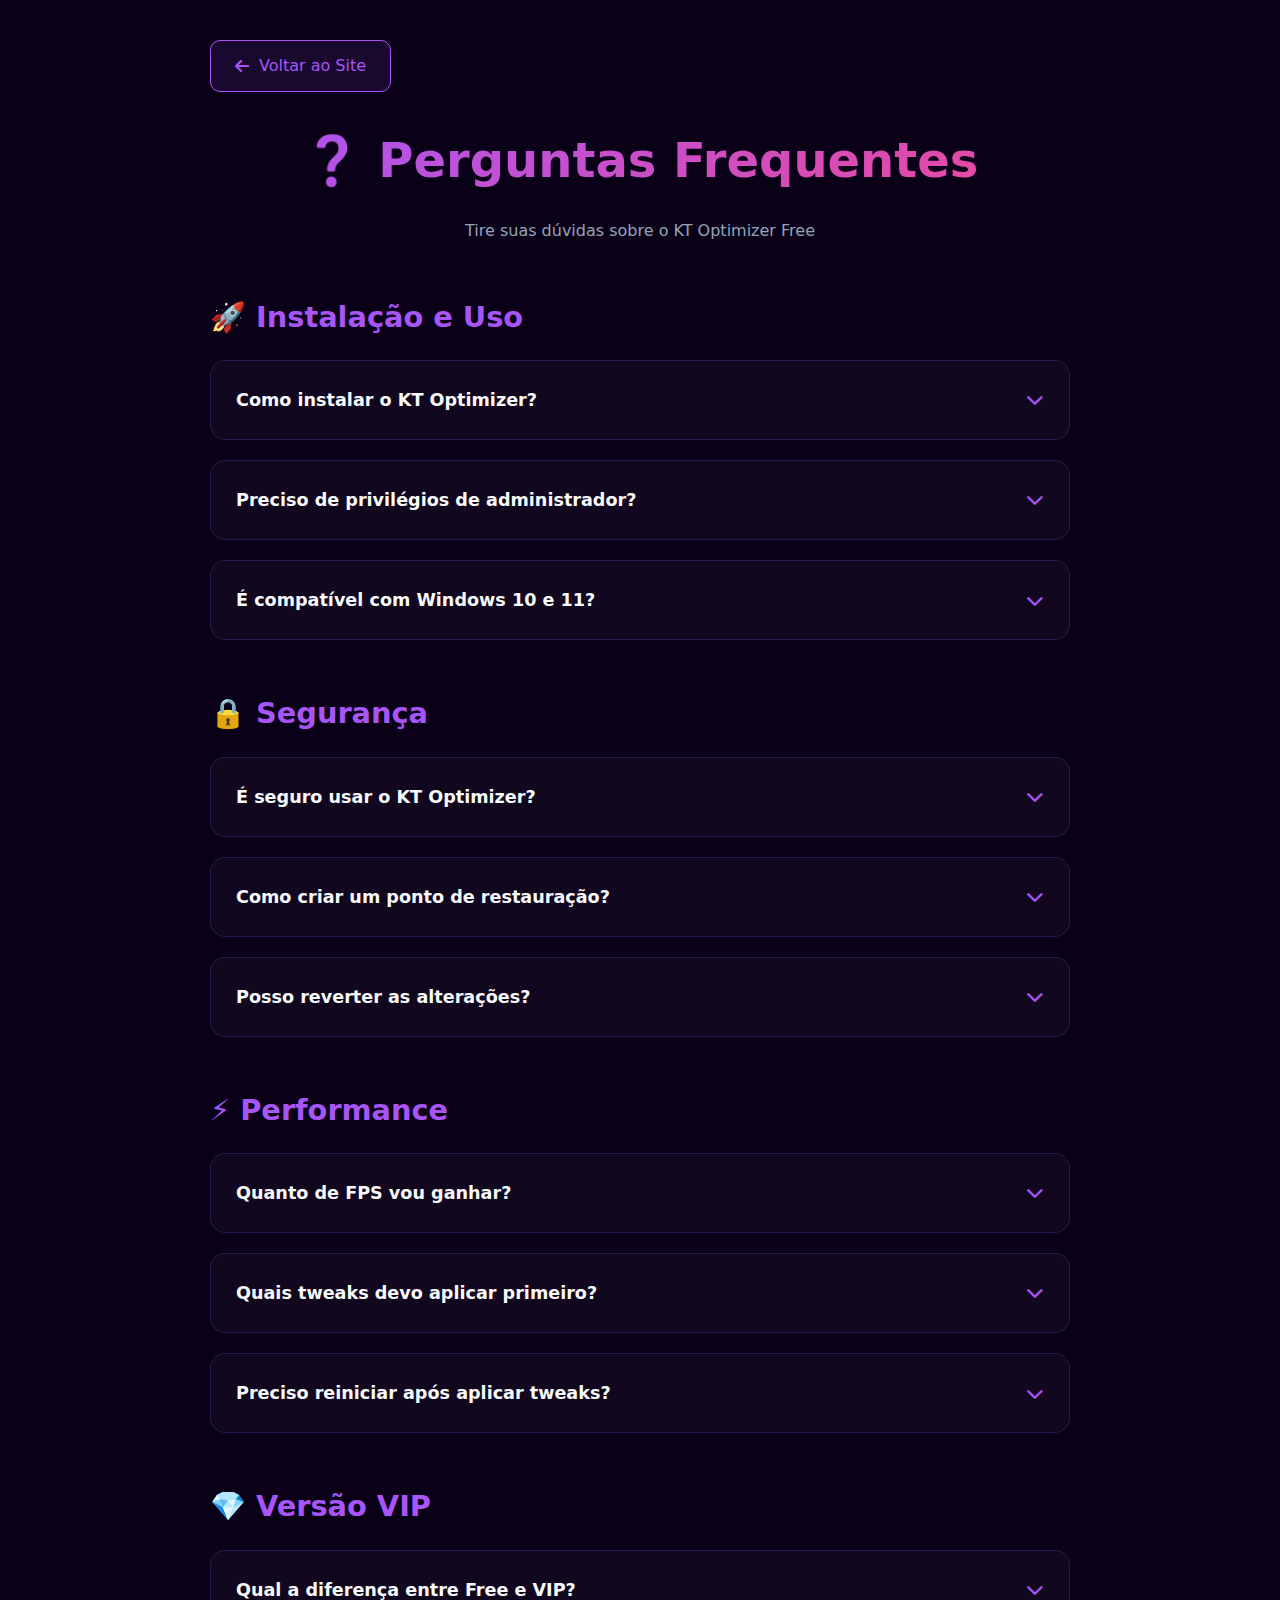
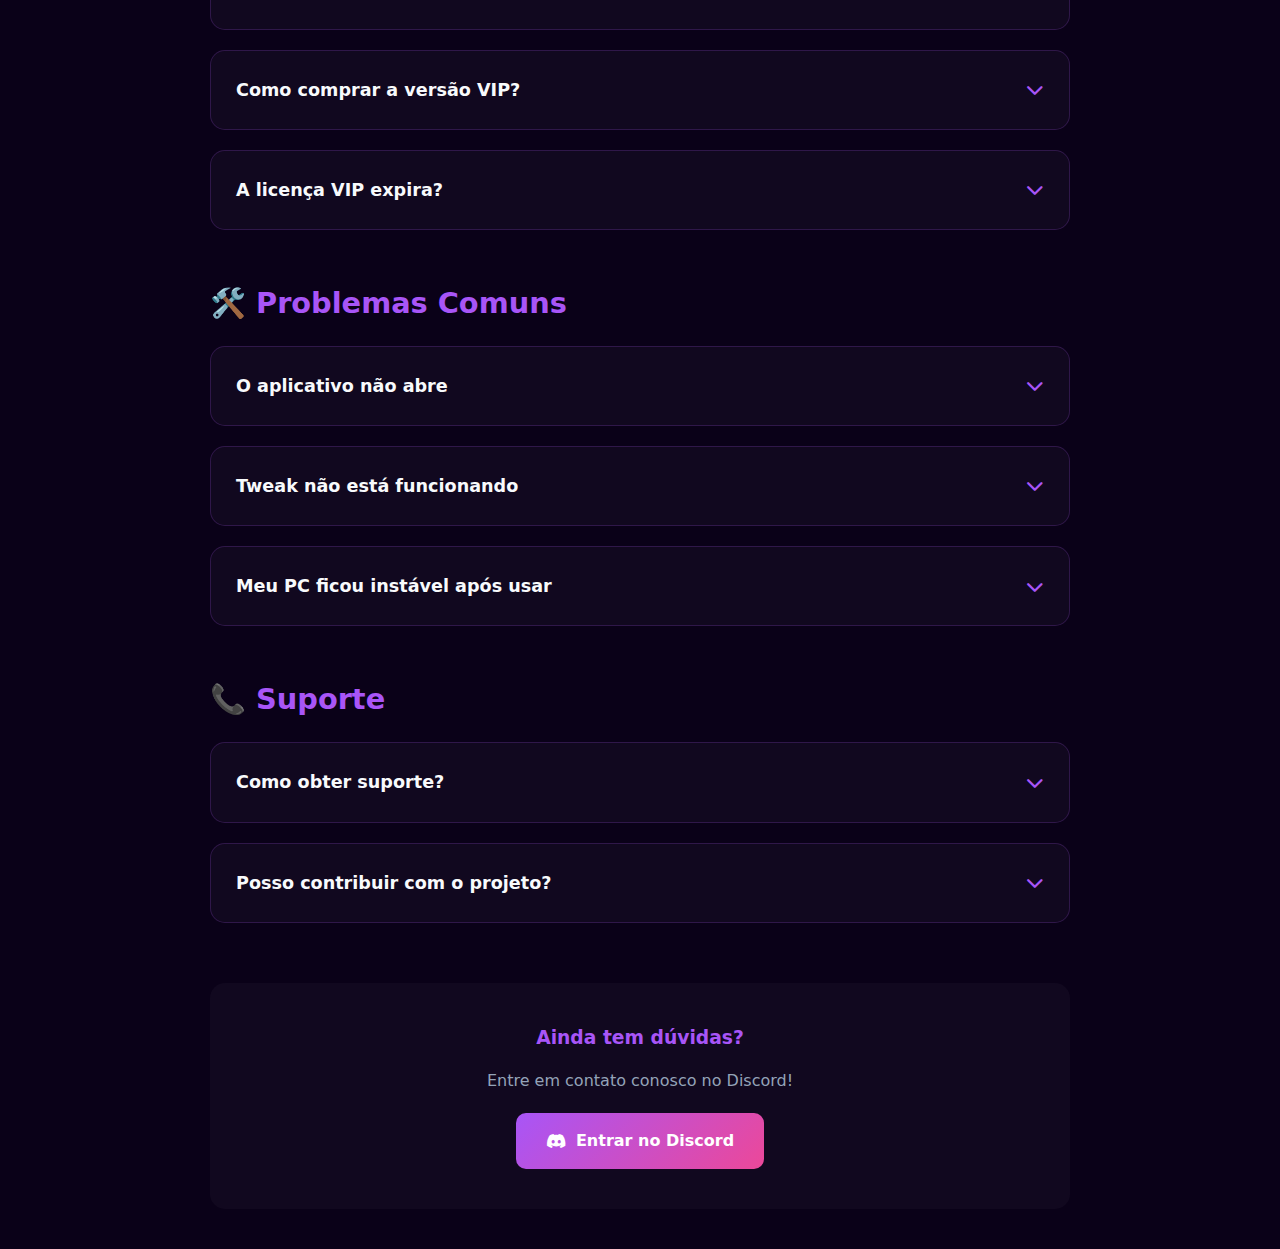
<file: faq.html>
<!DOCTYPE html>
<html lang="pt-BR">
<head>
    <meta charset="UTF-8">
    <meta name="viewport" content="width=device-width, initial-scale=1.0">
    <title>FAQ - KT Optimizer Free</title>
    <link rel="stylesheet" href="https://cdnjs.cloudflare.com/ajax/libs/font-awesome/6.5.1/css/all.min.css">
    <style>
        :root {
            --primary: #a855f7;
            --bg: #0a0118;
            --card-bg: rgba(255, 255, 255, 0.03);
            --text-main: #f8fafc;
            --text-muted: #94a3b8;
        }

        * {
            margin: 0;
            padding: 0;
            box-sizing: border-box;
            font-family: 'Segoe UI', system-ui, sans-serif;
        }

        body {
            background: var(--bg);
            color: var(--text-main);
            line-height: 1.6;
        }

        .container {
            max-width: 900px;
            margin: 0 auto;
            padding: 40px 20px;
        }

        h1 {
            font-size: 3rem;
            text-align: center;
            margin-bottom: 20px;
            background: linear-gradient(135deg, #a855f7 0%, #ec4899 100%);
            -webkit-background-clip: text;
            -webkit-text-fill-color: transparent;
        }

        .subtitle {
            text-align: center;
            color: var(--text-muted);
            margin-bottom: 50px;
        }

        .faq-item {
            background: var(--card-bg);
            border: 1px solid rgba(168, 85, 247, 0.2);
            border-radius: 15px;
            margin-bottom: 20px;
            overflow: hidden;
            transition: all 0.3s;
        }

        .faq-item:hover {
            border-color: var(--primary);
            box-shadow: 0 10px 30px rgba(168, 85, 247, 0.2);
        }

        .faq-question {
            padding: 25px;
            cursor: pointer;
            display: flex;
            justify-content: space-between;
            align-items: center;
            font-weight: 600;
            font-size: 1.1rem;
        }

        .faq-question:hover {
            background: rgba(168, 85, 247, 0.05);
        }

        .faq-icon {
            color: var(--primary);
            transition: transform 0.3s;
        }

        .faq-item.active .faq-icon {
            transform: rotate(180deg);
        }

        .faq-answer {
            max-height: 0;
            overflow: hidden;
            transition: max-height 0.3s ease-out;
            padding: 0 25px;
            color: var(--text-muted);
        }

        .faq-item.active .faq-answer {
            max-height: 500px;
            padding: 0 25px 25px;
        }

        .back-btn {
            display: inline-flex;
            align-items: center;
            gap: 10px;
            padding: 12px 24px;
            background: rgba(168, 85, 247, 0.1);
            border: 1px solid var(--primary);
            border-radius: 10px;
            color: var(--primary);
            text-decoration: none;
            margin-bottom: 30px;
            transition: all 0.3s;
        }

        .back-btn:hover {
            background: var(--primary);
            color: white;
            transform: translateX(-5px);
        }

        .category {
            margin-top: 50px;
        }

        .category h2 {
            color: var(--primary);
            margin-bottom: 20px;
            font-size: 1.8rem;
        }

        code {
            background: rgba(0, 0, 0, 0.3);
            padding: 2px 8px;
            border-radius: 5px;
            color: #ffd700;
        }
    </style>
</head>
<body>
    <div class="container">
        <a href="index.html" class="back-btn">
            <i class="fas fa-arrow-left"></i> Voltar ao Site
        </a>

        <h1>❓ Perguntas Frequentes</h1>
        <p class="subtitle">Tire suas dúvidas sobre o KT Optimizer Free</p>

        <div class="category">
            <h2>🚀 Instalação e Uso</h2>

            <div class="faq-item">
                <div class="faq-question">
                    <span>Como instalar o KT Optimizer?</span>
                    <i class="fas fa-chevron-down faq-icon"></i>
                </div>
                <div class="faq-answer">
                    <p>1. Baixe a última versão no <a href="https://github.com/kelvenapk/kt-optimizer-free/releases" style="color: var(--primary);">GitHub Releases</a></p>
                    <p>2. Extraia o arquivo ZIP</p>
                    <p>3. Clique com botão direito no executável e selecione "Executar como Administrador"</p>
                    <p>4. Aceite os termos de uso e comece a otimizar!</p>
                </div>
            </div>

            <div class="faq-item">
                <div class="faq-question">
                    <span>Preciso de privilégios de administrador?</span>
                    <i class="fas fa-chevron-down faq-icon"></i>
                </div>
                <div class="faq-answer">
                    <p>Sim! O KT Optimizer modifica o Registro do Windows e configurações de sistema, portanto requer privilégios de administrador para funcionar corretamente.</p>
                </div>
            </div>

            <div class="faq-item">
                <div class="faq-question">
                    <span>É compatível com Windows 10 e 11?</span>
                    <i class="fas fa-chevron-down faq-icon"></i>
                </div>
                <div class="faq-answer">
                    <p>Sim! O KT Optimizer Free é totalmente compatível com Windows 10 (64-bit) e Windows 11 (64-bit).</p>
                </div>
            </div>
        </div>

        <div class="category">
            <h2>🔒 Segurança</h2>

            <div class="faq-item">
                <div class="faq-question">
                    <span>É seguro usar o KT Optimizer?</span>
                    <i class="fas fa-chevron-down faq-icon"></i>
                </div>
                <div class="faq-answer">
                    <p>Sim! O código é 100% open-source e está disponível no GitHub. Não contém vírus, malware ou spyware. Porém, sempre recomendamos criar um ponto de restauração antes de aplicar tweaks.</p>
                </div>
            </div>

            <div class="faq-item">
                <div class="faq-question">
                    <span>Como criar um ponto de restauração?</span>
                    <i class="fas fa-chevron-down faq-icon"></i>
                </div>
                <div class="faq-answer">
                    <p>No aplicativo, vá em "Ações Rápidas" e clique em "Backup". Isso criará automaticamente um ponto de restauração do Windows.</p>
                    <p>Ou manualmente: Pesquise "Criar ponto de restauração" no menu Iniciar → Criar → Digite uma descrição → OK</p>
                </div>
            </div>

            <div class="faq-item">
                <div class="faq-question">
                    <span>Posso reverter as alterações?</span>
                    <i class="fas fa-chevron-down faq-icon"></i>
                </div>
                <div class="faq-answer">
                    <p>Sim! A maioria dos tweaks pode ser revertida desativando o toggle. Para reverter tudo, use o ponto de restauração criado anteriormente.</p>
                </div>
            </div>
        </div>

        <div class="category">
            <h2>⚡ Performance</h2>

            <div class="faq-item">
                <div class="faq-question">
                    <span>Quanto de FPS vou ganhar?</span>
                    <i class="fas fa-chevron-down faq-icon"></i>
                </div>
                <div class="faq-answer">
                    <p>Depende do seu hardware e configuração atual. Em média, usuários reportam ganhos de 10-30% de FPS em jogos após aplicar as otimizações.</p>
                </div>
            </div>

            <div class="faq-item">
                <div class="faq-question">
                    <span>Quais tweaks devo aplicar primeiro?</span>
                    <i class="fas fa-chevron-down faq-icon"></i>
                </div>
                <div class="faq-answer">
                    <p>Recomendamos começar por:</p>
                    <p>1. <strong>Limpeza</strong> - Libere espaço em disco</p>
                    <p>2. <strong>Startup Manager</strong> - Acelere o boot</p>
                    <p>3. <strong>Debloat</strong> - Remova apps desnecessários</p>
                    <p>4. <strong>Otimizações de Sistema</strong> - Aplique tweaks de CPU/GPU</p>
                </div>
            </div>

            <div class="faq-item">
                <div class="faq-question">
                    <span>Preciso reiniciar após aplicar tweaks?</span>
                    <i class="fas fa-chevron-down faq-icon"></i>
                </div>
                <div class="faq-answer">
                    <p>Alguns tweaks requerem reinicialização para ter efeito completo. O aplicativo informará quando necessário.</p>
                </div>
            </div>
        </div>

        <div class="category">
            <h2>💎 Versão VIP</h2>

            <div class="faq-item">
                <div class="faq-question">
                    <span>Qual a diferença entre Free e VIP?</span>
                    <i class="fas fa-chevron-down faq-icon"></i>
                </div>
                <div class="faq-answer">
                    <p>A versão VIP inclui:</p>
                    <p>✅ 100+ tweaks exclusivos</p>
                    <p>✅ Otimizações avançadas de rede (redução de ping)</p>
                    <p>✅ FPS Boosters específicos por jogo</p>
                    <p>✅ Tweaks exclusivos NVIDIA/AMD/Intel</p>
                    <p>✅ Modo latência ultra-baixa</p>
                    <p>✅ Suporte prioritário no Discord</p>
                    <p>✅ Atualizações vitalícias</p>
                </div>
            </div>

            <div class="faq-item">
                <div class="faq-question">
                    <span>Como comprar a versão VIP?</span>
                    <i class="fas fa-chevron-down faq-icon"></i>
                </div>
                <div class="faq-answer">
                    <p>Entre no nosso <a href="https://discord.gg/pSWSkzSUPs" style="color: var(--primary);">Discord oficial</a> e siga as instruções no canal de vendas. Pagamento via PIX ou Cartão por apenas R$ 20,00.</p>
                </div>
            </div>

            <div class="faq-item">
                <div class="faq-question">
                    <span>A licença VIP expira?</span>
                    <i class="fas fa-chevron-down faq-icon"></i>
                </div>
                <div class="faq-answer">
                    <p>Não! A licença VIP é vitalícia. Pague uma vez e tenha acesso para sempre, incluindo todas as atualizações futuras.</p>
                </div>
            </div>
        </div>

        <div class="category">
            <h2>🛠️ Problemas Comuns</h2>

            <div class="faq-item">
                <div class="faq-question">
                    <span>O aplicativo não abre</span>
                    <i class="fas fa-chevron-down faq-icon"></i>
                </div>
                <div class="faq-answer">
                    <p>Certifique-se de:</p>
                    <p>1. Executar como Administrador</p>
                    <p>2. Desativar temporariamente o antivírus</p>
                    <p>3. Ter o .NET Framework instalado</p>
                    <p>4. Verificar se o Windows está atualizado</p>
                </div>
            </div>

            <div class="faq-item">
                <div class="faq-question">
                    <span>Tweak não está funcionando</span>
                    <i class="fas fa-chevron-down faq-icon"></i>
                </div>
                <div class="faq-answer">
                    <p>Alguns tweaks requerem reinicialização. Se o problema persistir, tente:</p>
                    <p>1. Desativar e reativar o tweak</p>
                    <p>2. Reiniciar o computador</p>
                    <p>3. Verificar se tem privilégios de administrador</p>
                </div>
            </div>

            <div class="faq-item">
                <div class="faq-question">
                    <span>Meu PC ficou instável após usar</span>
                    <i class="fas fa-chevron-down faq-icon"></i>
                </div>
                <div class="faq-answer">
                    <p>Restaure o ponto de restauração criado antes de usar o aplicativo:</p>
                    <p>1. Pesquise "Restauração do Sistema" no menu Iniciar</p>
                    <p>2. Escolha o ponto de restauração mais recente</p>
                    <p>3. Siga as instruções na tela</p>
                </div>
            </div>
        </div>

        <div class="category">
            <h2>📞 Suporte</h2>

            <div class="faq-item">
                <div class="faq-question">
                    <span>Como obter suporte?</span>
                    <i class="fas fa-chevron-down faq-icon"></i>
                </div>
                <div class="faq-answer">
                    <p>Entre no nosso <a href="https://discord.gg/pSWSkzSUPs" style="color: var(--primary);">Discord oficial</a> e abra um ticket no canal de suporte. Nossa comunidade e equipe estão prontos para ajudar!</p>
                </div>
            </div>

            <div class="faq-item">
                <div class="faq-question">
                    <span>Posso contribuir com o projeto?</span>
                    <i class="fas fa-chevron-down faq-icon"></i>
                </div>
                <div class="faq-answer">
                    <p>Sim! O projeto é open-source. Visite nosso <a href="https://github.com/kelvenapk/kt-optimizer-free" style="color: var(--primary);">GitHub</a> e faça um Pull Request com suas melhorias.</p>
                </div>
            </div>
        </div>

        <div style="text-align: center; margin-top: 60px; padding: 40px; background: var(--card-bg); border-radius: 15px;">
            <h3 style="color: var(--primary); margin-bottom: 15px;">Ainda tem dúvidas?</h3>
            <p style="color: var(--text-muted); margin-bottom: 20px;">Entre em contato conosco no Discord!</p>
            <a href="https://discord.gg/pSWSkzSUPs" style="display: inline-flex; align-items: center; gap: 10px; padding: 15px 30px; background: linear-gradient(135deg, #a855f7, #ec4899); color: white; text-decoration: none; border-radius: 10px; font-weight: bold;">
                <i class="fab fa-discord"></i> Entrar no Discord
            </a>
        </div>
    </div>

    <script>
        document.querySelectorAll('.faq-question').forEach(question => {
            question.addEventListener('click', () => {
                const item = question.parentElement;
                const isActive = item.classList.contains('active');
                
                document.querySelectorAll('.faq-item').forEach(i => i.classList.remove('active'));
                
                if (!isActive) {
                    item.classList.add('active');
                }
            });
        });
    </script>
</body>
</html>
</file>
<file: src/css/main.css>
/* =====================================================
   THUR & KELVEN OPTIMIZER - MAIN STYLES
   Modern Dark Theme with Professional Design
   ===================================================== */

:root {
    --bg-primary: #0f172a;
    --bg-secondary: #1e293b;
    --bg-tertiary: #334155;
    --accent-color: #6366f1;
    --accent-hover: #4f46e5;
    --accent-purple: #a855f7;
    --text-primary: #f8fafc;
    --text-secondary: #cbd5e1;
    --text-muted: #94a3b8;
    --success: #10b981;
    --warning: #f59e0b;
    --error: #ef4444;
    --glass-border: rgba(255, 255, 255, 0.08);
    --glass-bg: rgba(30, 41, 59, 0.7);
    --shadow-sm: 0 1px 2px 0 rgba(0, 0, 0, 0.05);
    --shadow-md: 0 4px 6px -1px rgba(0, 0, 0, 0.1), 0 2px 4px -1px rgba(0, 0, 0, 0.06);
    --shadow-lg: 0 10px 15px -3px rgba(0, 0, 0, 0.1), 0 4px 6px -2px rgba(0, 0, 0, 0.05);
    --shadow-xl: 0 20px 25px -5px rgba(0, 0, 0, 0.1), 0 10px 10px -5px rgba(0, 0, 0, 0.04);
    --radius-sm: 0.375rem;
    --radius-md: 0.5rem;
    --radius-lg: 0.75rem;
    --radius-xl: 1rem;
    --spacing-xs: 0.25rem;
    --spacing-sm: 0.5rem;
    --spacing-md: 1rem;
    --spacing-lg: 1.5rem;
    --spacing-xl: 2rem;
}

* {
    margin: 0;
    padding: 0;
    box-sizing: border-box;
    font-family: 'Inter', system-ui, -apple-system, sans-serif;
    -webkit-font-smoothing: antialiased;
    -webkit-user-select: none;
    user-select: none;
}

/* Premium Selection */
::selection {
    background: rgba(99, 102, 241, 0.3);
    color: #fff;
}

/* Custom Scrollbar */
::-webkit-scrollbar {
    width: 6px;
    height: 6px;
}

::-webkit-scrollbar-track {
    background: transparent;
}

::-webkit-scrollbar-thumb {
    background: rgba(255, 255, 255, 0.1);
    border-radius: 10px;
    transition: background 0.2s;
}

::-webkit-scrollbar-thumb:hover {
    background: rgba(255, 255, 255, 0.2);
}

body {
    background-color: var(--bg-primary);
    color: var(--text-primary);
    overflow: hidden;
    height: 100vh;
    width: 100vw;
    display: flex;
}

/* ===== LOGIN SCREEN ===== */

.login-screen {
    position: fixed;
    top: 0;
    left: 0;
    right: 0;
    bottom: 0;
    z-index: 9999;
    display: flex;
    align-items: center;
    justify-content: center;
    background: radial-gradient(circle at center, #1e293b 0%, #0f172a 100%);
    overflow: hidden;
    transition: opacity 0.6s ease;
}

.login-screen.fade-out {
    opacity: 0;
    pointer-events: none;
}

.login-particles {
    position: absolute;
    top: 0;
    left: 0;
    width: 100%;
    height: 100%;
    background-image:
        radial-gradient(2px 2px at 20% 30%, rgba(102, 126, 234, 0.4), transparent),
        radial-gradient(2px 2px at 40% 70%, rgba(118, 75, 162, 0.3), transparent),
        radial-gradient(1px 1px at 60% 20%, rgba(240, 147, 251, 0.3), transparent);
    animation: loginParticles 20s ease-in-out infinite alternate;
    pointer-events: none;
}

@keyframes loginParticles {
    0% {
        transform: translateY(0) scale(1);
    }

    100% {
        transform: translateY(-20px) scale(1.05);
    }
}

.login-container {
    position: relative;
    z-index: 2;
    display: flex;
    flex-direction: column;
    align-items: center;
}

.login-glow {
    position: absolute;
    top: 50%;
    left: 50%;
    transform: translate(-50%, -50%);
    width: 500px;
    height: 500px;
    background: radial-gradient(circle, rgba(99, 102, 241, 0.15), transparent 70%);
    border-radius: 50%;
    animation: loginGlow 4s ease-in-out infinite alternate;
    pointer-events: none;
}

@keyframes loginGlow {
    0% {
        transform: translate(-50%, -50%) scale(1);
        opacity: 0.5;
    }

    100% {
        transform: translate(-50%, -50%) scale(1.2);
        opacity: 0.8;
    }
}

.login-card {
    position: relative;
    width: 400px;
    padding: 2.5rem;
    background: rgba(30, 41, 59, 0.6);
    backdrop-filter: blur(16px);
    -webkit-backdrop-filter: blur(16px);
    border: 1px solid rgba(255, 255, 255, 0.1);
    border-radius: 20px;
    box-shadow:
        0 20px 50px rgba(0, 0, 0, 0.5),
        0 0 0 1px rgba(255, 255, 255, 0.05) inset;
    text-align: center;
}

.login-card.shake {
    animation: loginShake 0.5s cubic-bezier(.36, .07, .19, .97) both;
}

@keyframes loginShake {

    10%,
    90% {
        transform: translate3d(-1px, 0, 0);
    }

    20%,
    80% {
        transform: translate3d(2px, 0, 0);
    }

    30%,
    50%,
    70% {
        transform: translate3d(-4px, 0, 0);
    }

    40%,
    60% {
        transform: translate3d(4px, 0, 0);
    }
}

.login-logo {
    margin-bottom: 2rem;
}

.login-logo-icon {
    font-size: 3rem;
    margin-bottom: 0.5rem;
    display: block;
    animation: loginPulse 2s ease-in-out infinite;
}

@keyframes loginPulse {

    0%,
    100% {
        transform: scale(1);
        filter: drop-shadow(0 0 10px rgba(99, 102, 241, 0.5));
    }

    50% {
        transform: scale(1.1);
        filter: drop-shadow(0 0 20px rgba(99, 102, 241, 0.8));
    }
}

.login-title {
    font-size: 1.5rem;
    font-weight: 800;
    letter-spacing: 1px;
    color: #fff;
    margin-bottom: 0.25rem;
    position: relative;
    display: inline-block;
}

.login-title .logo-text-gradient {
    background: linear-gradient(135deg, #667eea 0%, #764ba2 50%, #f093fb 100%);
    -webkit-background-clip: text;
    background-clip: text;
    -webkit-text-fill-color: transparent;
}

.login-subtitle {
    font-size: 0.85rem;
    font-weight: 500;
    color: var(--text-secondary);
    letter-spacing: 1px;
    margin-bottom: 1.5rem;
}

.vip-badge {
    background: linear-gradient(135deg, #ffd700 0%, #ffa500 100%);
    -webkit-background-clip: text;
    background-clip: text;
    -webkit-text-fill-color: transparent;
    font-style: italic;
    padding-left: 5px;
    text-shadow: 0 0 20px rgba(255, 215, 0, 0.3);
}

.login-version-badge {
    display: inline-block;
    padding: 2px 8px;
    background: rgba(255, 255, 255, 0.1);
    border: 1px solid rgba(255, 255, 255, 0.1);
    border-radius: 12px;
    font-size: 0.65rem;
    color: var(--text-muted);
    margin-top: 5px;
}

.login-form {
    display: flex;
    flex-direction: column;
    gap: 0.75rem;
}

.login-label {
    text-align: left;
    font-size: 0.813rem;
    font-weight: 600;
    color: rgba(209, 213, 219, 0.8);
}

.login-input-wrapper {
    position: relative;
}

.login-input {
    width: 100%;
    padding: 14px 18px;
    background: rgba(17, 24, 39, 0.6);
    border: 2px solid rgba(102, 126, 234, 0.2);
    border-radius: 14px;
    color: white;
    font-size: 1rem;
    font-family: 'Inter', sans-serif;
    font-weight: 500;
    letter-spacing: 2px;
    text-align: center;
    transition: all 0.3s ease;
    outline: none;
    box-sizing: border-box;
}

.login-input:focus {
    border-color: rgba(102, 126, 234, 0.6);
    box-shadow: 0 0 20px rgba(102, 126, 234, 0.15);
}

.login-input.error {
    border-color: rgba(239, 68, 68, 0.6);
    box-shadow: 0 0 20px rgba(239, 68, 68, 0.15);
}

.login-input::placeholder {
    color: rgba(107, 114, 128, 0.6);
    letter-spacing: 1px;
    font-weight: 400;
}

.login-error {
    font-size: 0.75rem;
    color: #ef4444;
    min-height: 1.25rem;
    text-align: center;
    font-weight: 600;
}

.login-btn {
    width: 100%;
    padding: 14px;
    background: linear-gradient(135deg, #667eea 0%, #764ba2 100%);
    border: none;
    border-radius: 14px;
    color: white;
    font-size: 1rem;
    font-weight: 700;
    font-family: 'Inter', sans-serif;
    cursor: pointer;
    transition: all 0.3s ease;
    letter-spacing: 1px;
    text-transform: uppercase;
    margin-top: 0.5rem;
}

.login-btn:hover {
    transform: translateY(-2px);
    box-shadow: 0 8px 30px rgba(102, 126, 234, 0.4);
}

.login-btn:active {
    transform: translateY(0);
}

.login-btn:disabled {
    opacity: 0.6;
    cursor: not-allowed;
    transform: none;
}

/* Discord Button */
.login-discord {
    margin-top: 1rem;
    text-align: center;
}

.discord-btn {
    display: inline-flex;
    align-items: center;
    justify-content: center;
    gap: 8px;
    padding: 10px 20px;
    background: linear-gradient(135deg, #5865F2 0%, #4752C4 100%);
    border-radius: 10px;
    color: white;
    text-decoration: none;
    font-size: 0.875rem;
    font-weight: 600;
    transition: all 0.3s ease;
    width: 100%;
}

.discord-btn:hover {
    transform: translateY(-2px);
    box-shadow: 0 4px 15px rgba(88, 101, 242, 0.4);
    background: linear-gradient(135deg, #4752C4 0%, #3B45B0 100%);
}

.discord-icon {
    font-size: 1.1rem;
}

.login-footer {
    margin-top: 2rem;
    font-size: 0.688rem;
    color: rgba(107, 114, 128, 0.6);
    line-height: 1.8;
}

.login-copyright {
    font-weight: 600;
    letter-spacing: 1px;
}

/* ===== FADE IN for App Container ===== */
.app-container.fade-in {
    animation: appFadeIn 0.6s ease forwards;
}

@keyframes appFadeIn {
    from {
        opacity: 0;
        transform: scale(0.98);
    }

    to {
        opacity: 1;
        transform: scale(1);
    }
}

:root {
    /* Color Palette */
    --bg-primary: #0a0e1a;
    --bg-secondary: #111827;
    --bg-tertiary: #1a1f2e;
    --glass-bg: rgba(17, 24, 39, 0.7);
    --glass-border: rgba(99, 102, 241, 0.1);

    /* Gradients */
    --gradient-primary: linear-gradient(135deg, #667eea 0%, #764ba2 100%);
    --gradient-accent: linear-gradient(135deg, #ffd700 0%, #ffa500 100%);
    --gradient-success: linear-gradient(135deg, #11998e 0%, #38ef7d 100%);
    --gradient-vip: linear-gradient(135deg, #ffd700 0%, #ffb347 50%, #ffa500 100%);

    /* VIP Gold Colors */
    --gold-primary: #ffd700;
    --gold-light: #ffed4a;
    --gold-dark: #b8860b;
    --gold-glow: rgba(255, 215, 0, 0.4);

    /* Text Colors */
    --text-primary: #f0f4ff;
    --text-secondary: #9ca3af;
    --text-muted: #6b7280;

    /* Accent Colors */
    --accent-magenta: #ff00ff;
    --accent-cyan: #00ffff;
    --accent-purple: #a855f7;
    --accent-blue: #3b82f6;
    --accent-red: #ef4444;

    /* Status Colors */
    --success: #10b981;
    --warning: #f59e0b;
    --error: #ef4444;
    --info: #3b82f6;

    /* Spacing */
    --spacing-xs: 0.25rem;
    --spacing-sm: 0.5rem;
    --spacing-md: 1rem;
    --spacing-lg: 1.5rem;
    --spacing-xl: 2rem;

    /* Border Radius */
    --radius-sm: 0.375rem;
    --radius-md: 0.5rem;
    --radius-lg: 0.75rem;
    --radius-xl: 1rem;

    /* Shadows */
    --shadow-sm: 0 1px 2px 0 rgba(0, 0, 0, 0.05);
    --shadow-md: 0 4px 6px -1px rgba(0, 0, 0, 0.1);
    --shadow-lg: 0 10px 15px -3px rgba(0, 0, 0, 0.1);
    --shadow-xl: 0 20px 25px -5px rgba(0, 0, 0, 0.1);
    --shadow-glow: 0 0 20px rgba(102, 126, 234, 0.3);
}

/* DARK PURPLE THEME */
.theme-purple {
    --bg-primary: #0f0a1a;
    --bg-secondary: #1a0a2e;
    --bg-tertiary: #1f103e;
    --glass-bg: rgba(26, 10, 46, 0.7);
    --glass-border: rgba(168, 85, 247, 0.1);

    --gradient-primary: linear-gradient(135deg, #a855f7 0%, #7e22ce 100%);
    --gradient-accent: linear-gradient(135deg, #c084fc 0%, #e879f9 100%);

    --text-primary: #f5f3ff;
    --text-secondary: #ddd6fe;
    --text-muted: #a78bfa;

    --accent-purple: #d8b4fe;
    --accent-magenta: #f0abfc;

    --shadow-glow: 0 0 20px rgba(168, 85, 247, 0.3);
}

/* DARK RED THEME */
.theme-red {
    --bg-primary: #1a0a0f;
    --bg-secondary: #2e0a1a;
    --bg-tertiary: #3e101f;
    --glass-bg: rgba(46, 10, 26, 0.7);
    --glass-border: rgba(239, 68, 68, 0.1);

    --gradient-primary: linear-gradient(135deg, #ef4444 0%, #dc2626 100%);
    --gradient-accent: linear-gradient(135deg, #fca5a5 0%, #fecaca 100%);

    --text-primary: #fef2f2;
    --text-secondary: #fbc7c7;
    --text-muted: #f87171;

    --accent-red: #fca5a5;
    --accent-cyan: #7dd3fc;

    --shadow-glow: 0 0 20px rgba(239, 68, 68, 0.3);
}

* {
    margin: 0;
    padding: 0;
    box-sizing: border-box;
}

body {
    font-family: 'Inter', -apple-system, BlinkMacSystemFont, 'Segoe UI', sans-serif;
    background: var(--bg-primary);
    color: var(--text-primary);
    overflow: hidden;
    -webkit-font-smoothing: antialiased;
    -moz-osx-font-smoothing: grayscale;
}

/* ===== APP LAYOUT ===== */

.app-container {
    display: flex;
    height: 100vh;
    width: 100vw;
}

/* ===== SIDEBAR ===== */

.sidebar {
    width: 280px;
    background: var(--bg-secondary);
    border-right: 1px solid rgba(99, 102, 241, 0.1);
    display: flex;
    flex-direction: column;
    padding: var(--spacing-xl);
    overflow-y: auto;
}

.logo-section {
    text-align: center;
    margin-bottom: var(--spacing-xl);
    padding-bottom: var(--spacing-xl);
    border-bottom: 1px solid rgba(99, 102, 241, 0.1);
}

.logo-title {
    font-size: 1.5rem;
    font-weight: 800;
    margin-bottom: var(--spacing-xs);
    letter-spacing: -0.5px;
    display: flex;
    align-items: center;
    justify-content: center;
    gap: 8px;
}

.logo-text-gradient {
    background: var(--gradient-primary);
    -webkit-background-clip: text;
    background-clip: text;
    -webkit-text-fill-color: transparent;
}

.logo-subtitle {
    font-size: 0.75rem;
    color: var(--text-secondary);
    font-weight: 500;
    letter-spacing: 2px;
}

.version-badge {
    display: inline-block;
    margin-top: var(--spacing-md);
    padding: var(--spacing-xs) var(--spacing-md);
    background: linear-gradient(135deg, #ffd700 0%, #ffb347 50%, #ffa500 100%);
    border-radius: var(--radius-lg);
    font-size: 0.625rem;
    font-weight: 700;
    letter-spacing: 1px;
    color: #1a1a1a;
    box-shadow: 0 0 10px rgba(139, 92, 246, 0.5);
}

/* Improved VIP Badge - High Contrast */
.vip-badge {
    display: inline-flex;
    align-items: center;
    justify-content: center;
    padding: 4px 12px;
    background: #FFD700;
    /* Solid Gold */
    color: #000000 !important;
    -webkit-text-fill-color: #000000 !important;
    font-size: 0.75rem;
    font-weight: 900;
    letter-spacing: 1.5px;
    border-radius: 20px;
    margin-left: 10px;
    box-shadow: 0 0 10px rgba(255, 215, 0, 0.5);
    text-transform: uppercase;
    text-shadow: none;
    border: 1px solid rgba(255, 215, 0, 0.8);
    position: relative;
    z-index: 9999;
    overflow: visible;
    line-height: normal;
}

/* First Launch Modal (Terms of Use) */
.modal-overlay.first-launch {
    background: rgba(5, 5, 10, 0.95);
    backdrop-filter: blur(10px);
    z-index: 20000;
}

.first-launch-content {
    background: linear-gradient(145deg, #1e293b, #0f172a);
    border: 1px solid rgba(99, 102, 241, 0.3);
    box-shadow: 0 0 50px rgba(0, 0, 0, 0.8);
    max-width: 600px;
    padding: 0;
    overflow: hidden;
}

.first-launch-header {
    background: linear-gradient(90deg, #4f46e5, #8b5cf6);
    padding: 20px;
    text-align: center;
}

.first-launch-header h2 {
    color: white;
    margin: 0;
    font-size: 1.5rem;
    text-transform: uppercase;
    letter-spacing: 1px;
}

.first-launch-body {
    padding: 30px;
    color: var(--text-secondary);
    line-height: 1.6;
    max-height: 400px;
    overflow-y: auto;
}

.first-launch-body h3 {
    color: var(--text-primary);
    margin: 15px 0 10px 0;
}

.first-launch-body ul {
    margin-left: 20px;
    margin-bottom: 15px;
}

.first-launch-footer {
    padding: 20px 30px;
    border-top: 1px solid var(--glass-border);
    display: flex;
    justify-content: flex-end;
    gap: 15px;
    background: rgba(0, 0, 0, 0.2);
}

.vip-badge::before {
    content: '';
    position: absolute;
    top: 0;
    left: -100%;
    width: 100%;
    height: 100%;
    background: linear-gradient(90deg, transparent, rgba(255, 255, 255, 0.8), transparent);
    animation: shimmer 2s infinite;
}

@keyframes shine {
    to {
        background-position: 200% center;
    }
}

@keyframes shimmer {
    0% {
        left: -100%;
    }

    100% {
        left: 100%;
    }
}

@keyframes float {

    0%,
    100% {
        transform: translateY(0);
    }

    50% {
        transform: translateY(-2px);
    }
}

@keyframes vipPulse {

    0%,
    100% {
        box-shadow: 0 0 15px rgba(139, 92, 246, 0.6), 0 2px 4px rgba(0, 0, 0, 0.3);
    }

    50% {
        box-shadow: 0 0 25px rgba(139, 92, 246, 0.9), 0 2px 4px rgba(0, 0, 0, 0.3);
    }
}

.logo-title {
    font-size: 1.1rem;
    font-weight: 700;
    color: var(--gold-primary);
}

/* System Info Card */
.system-info-card {
    padding: var(--spacing-lg);
    margin-bottom: var(--spacing-lg);
}

.info-icon {
    font-size: 2rem;
    text-align: center;
    margin-bottom: var(--spacing-md);
}

.info-content {
    display: flex;
    justify-content: space-between;
    align-items: center;
    margin-bottom: var(--spacing-sm);
}

.info-label {
    font-size: 0.75rem;
    color: var(--text-secondary);
    font-weight: 500;
}

.info-value {
    font-size: 0.875rem;
    color: var(--text-primary);
    font-weight: 600;
}

/* Quick Optimize Button */
.quick-optimize-btn {
    width: 100%;
    padding: var(--spacing-lg);
    background: var(--gradient-primary);
    border: none;
    border-radius: var(--radius-lg);
    color: white;
    font-size: 1rem;
    font-weight: 700;
    cursor: pointer;
    display: flex;
    align-items: center;
    justify-content: center;
    gap: var(--spacing-sm);
    margin-bottom: var(--spacing-xl);
    transition: all 0.3s ease;
    box-shadow: var(--shadow-glow);
}

.quick-optimize-btn:hover {
    transform: translateY(-2px);
    box-shadow: 0 0 30px rgba(102, 126, 234, 0.5);
}

.quick-optimize-btn:active {
    transform: translateY(0);
}

.btn-icon {
    font-size: 1.25rem;
}

/* Navigation Menu */
.nav-menu {
    flex: 1;
    display: flex;
    flex-direction: column;
    gap: var(--spacing-xs);
    overflow-y: auto;
    min-height: 0;
}

/* Sidebar Footer */
.sidebar-footer {
    display: flex;
    flex-direction: column;
    gap: var(--spacing-sm);
    padding-top: var(--spacing-md);
    border-top: 1px solid rgba(99, 102, 241, 0.1);
    flex-shrink: 0;
}

/* Sidebar Buttons */
.sidebar-btn {
    display: flex;
    align-items: center;
    gap: var(--spacing-sm);
    padding: var(--spacing-sm) var(--spacing-md);
    background: var(--bg-tertiary);
    border: 1px solid rgba(99, 102, 241, 0.2);
    border-radius: var(--radius-md);
    color: var(--text-secondary);
    font-size: 0.8rem;
    font-weight: 500;
    cursor: pointer;
    transition: all 0.2s ease;
}

.sidebar-btn:hover {
    background: rgba(99, 102, 241, 0.15);
    color: var(--text-primary);
}

/* Theme Selector */
.theme-selector {
    display: flex;
    flex-direction: column;
    gap: var(--spacing-xs);
}

.theme-selector label {
    font-size: 0.75rem;
    color: var(--text-secondary);
    font-weight: 500;
}

.theme-dropdown {
    padding: var(--spacing-sm) var(--spacing-md);
    background: var(--bg-tertiary);
    border: 1px solid rgba(99, 102, 241, 0.2);
    border-radius: var(--radius-md);
    color: var(--text-primary);
    font-size: 0.8rem;
    cursor: pointer;
    outline: none;
}

.theme-dropdown:focus {
    border-color: var(--accent-purple);
}

.nav-item {
    display: flex;
    align-items: center;
    gap: var(--spacing-md);
    padding: var(--spacing-md) var(--spacing-lg);
    background: transparent;
    border: none;
    border-radius: var(--radius-md);
    color: var(--text-secondary);
    font-size: 0.875rem;
    font-weight: 500;
    cursor: pointer;
    transition: all 0.2s ease;
    text-align: left;
}

.nav-item:hover {
    background: rgba(255, 215, 0, 0.1);
    color: var(--gold-primary);
}

.nav-item.active {
    background: linear-gradient(135deg, rgba(255, 215, 0, 0.2) 0%, rgba(255, 165, 0, 0.1) 100%);
    color: var(--gold-primary);
    box-shadow: 0 0 15px rgba(255, 215, 0, 0.2);
    border-left: 3px solid var(--gold-primary);
}

.nav-icon {
    font-size: 1.125rem;
}

/* History Button */
.history-btn {
    width: 100%;
    padding: var(--spacing-md);
    background: var(--bg-tertiary);
    border: 1px solid rgba(99, 102, 241, 0.2);
    border-radius: var(--radius-md);
    color: var(--text-secondary);
    font-size: 0.875rem;
    font-weight: 600;
    cursor: pointer;
    display: flex;
    align-items: center;
    justify-content: center;
    gap: var(--spacing-sm);
    margin-top: var(--spacing-lg);
    transition: all 0.2s ease;
}

.history-btn:hover {
    background: rgba(99, 102, 241, 0.1);
    color: var(--text-primary);
}

/* ===== MAIN CONTENT ===== */

.main-content {
    flex: 1;
    display: flex;
    flex-direction: column;
    overflow: hidden;
}

/* Header */
.content-header {
    padding: var(--spacing-xl);
    background: var(--bg-secondary);
    border-bottom: 1px solid rgba(99, 102, 241, 0.1);
}

.header-top {
    display: flex;
    justify-content: space-between;
    align-items: center;
    margin-bottom: var(--spacing-md);
}

.category-title {
    font-size: 1.75rem;
    font-weight: 700;
    background: linear-gradient(135deg, #ffd700 0%, #ffa500 100%);
    -webkit-background-clip: text;
    background-clip: text;
    -webkit-text-fill-color: transparent;
}

.header-actions {
    display: flex;
    gap: var(--spacing-md);
    align-items: center;
}

.search-box {
    position: relative;
}

.search-icon {
    position: absolute;
    left: 12px;
    top: 50%;
    transform: translateY(-50%);
    color: var(--text-muted);
    font-size: 0.875rem;
}

.search-box input {
    padding: var(--spacing-md) var(--spacing-lg);
    padding-left: 2.5rem;
    background: var(--bg-tertiary);
    border: 1px solid rgba(99, 102, 241, 0.2);
    border-radius: var(--radius-lg);
    color: var(--text-primary);
    font-size: 0.875rem;
    width: 300px;
    transition: all 0.2s ease;
}

.search-box input:focus {
    outline: none;
    border-color: var(--accent-purple);
    box-shadow: 0 0 0 3px rgba(168, 85, 247, 0.1);
}

.icon-btn {
    width: 40px;
    height: 40px;
    background: var(--bg-tertiary);
    border: 1px solid rgba(99, 102, 241, 0.2);
    border-radius: var(--radius-md);
    color: var(--text-secondary);
    font-size: 1.25rem;
    cursor: pointer;
    transition: all 0.2s ease;
    display: flex;
    align-items: center;
    justify-content: center;
}

.icon-btn:hover {
    background: rgba(99, 102, 241, 0.1);
    color: var(--text-primary);
    transform: rotate(180deg);
}

/* Breadcrumb */
.breadcrumb {
    display: flex;
    align-items: center;
    gap: var(--spacing-sm);
    font-size: 0.75rem;
    color: var(--text-muted);
}

.breadcrumb-item.active {
    color: var(--text-primary);
    font-weight: 600;
}

.breadcrumb-separator {
    color: var(--text-muted);
}

/* Content Scroll Area */
.content-scroll {
    flex: 1;
    overflow-y: auto;
    padding: var(--spacing-xl);
}

/* Loading Spinner */
.loading-spinner {
    display: flex;
    flex-direction: column;
    align-items: center;
    justify-content: center;
    height: 100%;
    gap: var(--spacing-lg);
}

.spinner {
    width: 50px;
    height: 50px;
    border: 4px solid rgba(99, 102, 241, 0.1);
    border-top-color: var(--accent-purple);
    border-radius: 50%;
    animation: spin 1s linear infinite;
}

@keyframes spin {
    to {
        transform: rotate(360deg);
    }
}

/* ===== TWEAK GRID ===== */

.tweaks-grid {
    display: grid;
    grid-template-columns: repeat(auto-fill, minmax(280px, 1fr));
    gap: var(--spacing-lg);
}

.tweak-card {
    background: var(--glass-bg);
    -webkit-backdrop-filter: blur(10px);
    backdrop-filter: blur(10px);
    border: 1px solid var(--glass-border);
    border-radius: var(--radius-lg);
    padding: var(--spacing-lg);
    cursor: pointer;
    transition: all 0.3s ease;
}

.tweak-card:hover {
    transform: translateY(-4px);
    box-shadow: var(--shadow-xl);
    border-color: var(--accent-purple);
}

.tweak-header {
    display: flex;
    justify-content: space-between;
    align-items: flex-start;
    margin-bottom: var(--spacing-md);
}

.tweak-name {
    font-size: 1rem;
    font-weight: 600;
    color: var(--text-primary);
    line-height: 1.4;
}

.tweak-badge {
    padding: var(--spacing-xs) var(--spacing-sm);
    background: var(--gradient-primary);
    border-radius: var(--radius-sm);
    font-size: 0.625rem;
    font-weight: 700;
    text-transform: uppercase;
}

.tweak-description {
    font-size: 0.875rem;
    color: var(--text-secondary);
    margin-bottom: var(--spacing-md);
    line-height: 1.6;
}

.tweak-footer {
    display: flex;
    justify-content: space-between;
    align-items: center;
}

.tweak-type {
    font-size: 0.75rem;
    color: var(--text-muted);
    font-weight: 500;
}

.execute-btn {
    padding: var(--spacing-sm) var(--spacing-lg);
    background: var(--gradient-primary);
    border: none;
    border-radius: var(--radius-md);
    color: white;
    font-size: 0.75rem;
    font-weight: 600;
    cursor: pointer;
    transition: all 0.2s ease;
}

.execute-btn:hover {
    transform: scale(1.05);
    box-shadow: var(--shadow-glow);
}

/* ===== MODAL ===== */

.modal {
    display: none;
    position: fixed;
    top: 0;
    left: 0;
    width: 100%;
    height: 100%;
    background: rgba(0, 0, 0, 0.7);
    -webkit-backdrop-filter: blur(5px);
    backdrop-filter: blur(5px);
    z-index: 1000;
    align-items: center;
    justify-content: center;
}

.modal.active {
    display: flex;
}

.modal-content {
    width: 90%;
    max-width: 500px;
    max-height: 80vh;
    overflow-y: auto;
}

.modal-header {
    display: flex;
    justify-content: space-between;
    align-items: center;
    padding: var(--spacing-lg);
    border-bottom: 1px solid rgba(99, 102, 241, 0.1);
}

.modal-header h3 {
    font-size: 1.25rem;
    font-weight: 700;
}

.modal-close {
    width: 32px;
    height: 32px;
    background: transparent;
    border: none;
    color: var(--text-secondary);
    font-size: 2rem;
    cursor: pointer;
    transition: all 0.2s ease;
    line-height: 1;
}

.modal-close:hover {
    color: var(--text-primary);
    transform: rotate(90deg);
}

.modal-body {
    padding: var(--spacing-xl);
}

.modal-footer {
    display: flex;
    justify-content: flex-end;
    gap: var(--spacing-md);
    padding: var(--spacing-lg);
    border-top: 1px solid rgba(99, 102, 241, 0.1);
}

.btn-primary,
.btn-secondary {
    padding: var(--spacing-md) var(--spacing-xl);
    border: none;
    border-radius: var(--radius-md);
    font-size: 0.875rem;
    font-weight: 600;
    cursor: pointer;
    transition: all 0.2s ease;
}

.btn-primary {
    background: var(--gradient-primary);
    color: white;
}

.btn-primary:hover {
    transform: translateY(-2px);
    box-shadow: var(--shadow-glow);
}

.btn-secondary {
    background: var(--bg-tertiary);
    color: var(--text-secondary);
}

.btn-secondary:hover {
    background: rgba(99, 102, 241, 0.1);
    color: var(--text-primary);
}

/* =====================================================
   VISUAL POLISH - PREMIUM UI UPGRADE
   ===================================================== */

/* ===== DASHBOARD STYLES ===== */
.dashboard-header {
    display: flex;
    justify-content: space-between;
    align-items: center;
    margin-bottom: 2rem;
}

.hardware-badges {
    display: flex;
    gap: 0.5rem;
}

.badge {
    padding: 0.25rem 0.75rem;
    border-radius: 12px;
    font-size: 0.75rem;
    font-weight: 600;
    text-transform: uppercase;
    box-shadow: 0 2px 10px rgba(0, 0, 0, 0.2);
}

.badge.intel {
    background: linear-gradient(135deg, #0071C5, #00C7FD);
    color: white;
}

.badge.amd {
    background: linear-gradient(135deg, #ED1C24, #C60000);
    color: white;
}

.badge.nvidia {
    background: linear-gradient(135deg, #76B900, #5A8F00);
    color: black;
}

.badge.radeon {
    background: linear-gradient(135deg, #FF0000, #CC0000);
    color: white;
}

.stats-grid {
    display: grid;
    grid-template-columns: repeat(auto-fit, minmax(280px, 1fr));
    gap: 1.5rem;
    margin-bottom: 2rem;
}

.stat-card {
    background: rgba(30, 30, 40, 0.6);
    -webkit-backdrop-filter: blur(10px);
    backdrop-filter: blur(10px);
    border: 1px solid rgba(255, 255, 255, 0.1);
    border-radius: 16px;
    padding: 1.5rem;
    text-align: center;
    transition: transform 0.3s ease, border-color 0.3s ease;
    display: flex;
    flex-direction: column;
    align-items: center;
}

.stat-card:hover {
    transform: translateY(-5px);
    border-color: var(--accent);
    box-shadow: 0 10px 30px rgba(99, 102, 241, 0.15);
}

.stat-icon {
    font-size: 2rem;
    margin-bottom: 0.5rem;
}

.stat-title {
    font-size: 1.1rem;
    color: var(--text-secondary);
    margin-bottom: 1rem;
}

.progress-circle {
    width: 120px;
    height: 120px;
    border-radius: 50%;
    background: conic-gradient(var(--accent) var(--percent), rgba(255, 255, 255, 0.05) 0);
    display: flex;
    justify-content: center;
    align-items: center;
    margin-bottom: 1rem;
    box-shadow: 0 0 20px rgba(99, 102, 241, 0.1);
    transition: --percent 0.5s ease;
    /* Requires CSS Houdini or JS setProperty updates */
    position: relative;
}

.progress-circle::before {
    content: '';
    position: absolute;
    width: 100px;
    /* Inner circle */
    height: 100px;
    background: #0f172a;
    /* Match background */
    border-radius: 50%;
}

.progress-content {
    position: relative;
    z-index: 2;
    font-size: 1.8rem;
    font-weight: bold;
    color: var(--text-primary);
}

.stat-detail {
    font-size: 0.9rem;
    color: var(--text-secondary);
    white-space: nowrap;
    overflow: hidden;
    text-overflow: ellipsis;
    max-width: 100%;
}

.quick-actions-dashboard {
    background: rgba(30, 30, 40, 0.4);
    border-radius: 16px;
    padding: 1.5rem;
    border: 1px solid rgba(255, 255, 255, 0.05);
}

.quick-actions-dashboard h3 {
    margin-bottom: 1rem;
    color: var(--text-primary);
}

.action-buttons {
    display: flex;
    gap: 1rem;
    flex-wrap: wrap;
}

.action-btn {
    background: rgba(255, 255, 255, 0.05);
    border: 1px solid rgba(255, 255, 255, 0.1);
    color: var(--text-primary);
    padding: 0.8rem 1.5rem;
    border-radius: 8px;
    cursor: pointer;
    transition: all 0.3s ease;
    font-weight: 500;
}

.action-btn:hover {
    background: var(--accent);
    color: white;
    transform: translateY(-2px);
    box-shadow: 0 5px 15px rgba(99, 102, 241, 0.3);
}

/* ===== TUTORIAL STYLES ===== */
.tutorial-overlay {
    position: fixed;
    top: 0;
    left: 0;
    width: 100%;
    height: 100%;
    background: rgba(0, 0, 0, 0.7);
    z-index: 9998;
    pointer-events: none;
    /* Let clicks pass through to highlighted elements if needed, or block? */
    /* Usually block, but we want to highlight.
       Actually, standard is overlay blocks everything except target.
       We'll use a simple dark overlay for now. */
}

.tutorial-highlight {
    position: relative;
    z-index: 9999;
    box-shadow: 0 0 0 9999px rgba(0, 0, 0, 0.7), 0 0 20px rgba(99, 102, 241, 0.5);
    background: inherit;
    /* Ensure background is visible */
    pointer-events: none;
    /* Prevent clicking during tutorial? Or allow? */
}

.tutorial-tooltip {
    position: fixed;
    z-index: 10000;
    background: var(--bg-card);
    border: 1px solid var(--accent);
    padding: 1.5rem;
    border-radius: 12px;
    width: 300px;
    box-shadow: 0 10px 50px rgba(0, 0, 0, 0.5);
    color: var(--text-primary);
    opacity: 0;
    transition: opacity 0.3s ease;
    pointer-events: auto;
}

.tutorial-tooltip.visible {
    opacity: 1;
}

.tutorial-tooltip h3 {
    margin-bottom: 0.5rem;
    color: var(--accent);
}

.tutorial-tooltip p {
    margin-bottom: 1.5rem;
    color: var(--text-secondary);
    font-size: 0.9rem;
    line-height: 1.5;
}

.tut-buttons {
    display: flex;
    justify-content: flex-end;
    gap: 0.5rem;
}

.tut-buttons button {
    padding: 0.5rem 1rem;
    font-size: 0.8rem;
    border-radius: 6px;
    cursor: pointer;
}

/* REFINED SCROLLBAR */
::-webkit-scrollbar {
    width: 6px;
    height: 6px;
}

::-webkit-scrollbar-track {
    background: transparent;
}

::-webkit-scrollbar-thumb {
    background: rgba(107, 114, 128, 0.3);
    border-radius: 10px;
}

::-webkit-scrollbar-thumb:hover {
    background: rgba(99, 102, 241, 0.6);
}

/* SIDEBAR ENHANCEMENTS */
.sidebar {
    background: linear-gradient(180deg, rgba(17, 24, 39, 0.95) 0%, rgba(10, 14, 26, 0.98) 100%);
    -webkit-backdrop-filter: blur(20px);
    backdrop-filter: blur(20px);
    border-right: 1px solid rgba(255, 255, 255, 0.05);
    box-shadow: 5px 0 30px rgba(0, 0, 0, 0.2);
}

.nav-item {
    position: relative;
    margin-bottom: 4px;
    border-radius: 12px;
    transition: all 0.3s cubic-bezier(0.4, 0, 0.2, 1);
    border: 1px solid transparent;
}

.nav-item:hover {
    background: rgba(255, 255, 255, 0.03);
    transform: translateX(4px);
}

.nav-item.active {
    background: linear-gradient(90deg, rgba(99, 102, 241, 0.15) 0%, rgba(99, 102, 241, 0.05) 100%);
    border: 1px solid rgba(99, 102, 241, 0.2);
    box-shadow: 0 0 15px rgba(99, 102, 241, 0.1);
}

.nav-item.active::before {
    content: '';
    position: absolute;
    left: -12px;
    top: 50%;
    transform: translateY(-50%);
    height: 60%;
    width: 3px;
    background: #6366f1;
    border-radius: 0 4px 4px 0;
    box-shadow: 0 0 10px #6366f1;
}

/* GLASS CARD REFINEMENT */
.glass-card {
    background: rgba(31, 41, 55, 0.4);
    backdrop-filter: blur(16px);
    -webkit-backdrop-filter: blur(16px);
    border: 1px solid rgba(255, 255, 255, 0.06);
    box-shadow: 0 8px 32px rgba(0, 0, 0, 0.2);
    transition: transform 0.3s ease, box-shadow 0.3s ease, border-color 0.3s ease;
}

.glass-card:hover {
    border-color: rgba(99, 102, 241, 0.3);
    box-shadow: 0 12px 40px rgba(0, 0, 0, 0.3);
}

/* ANIMATIONS */
@keyframes slideInUp {
    from {
        opacity: 0;
        transform: translateY(20px);
    }

    to {
        opacity: 1;
        transform: translateY(0);
    }
}

.tweaks-grid>* {
    animation: slideInUp 0.5s cubic-bezier(0.2, 0.8, 0.2, 1) forwards;
    opacity: 0;
}

.tweaks-grid>*:nth-child(1) {
    animation-delay: 0.05s;
}

.tweaks-grid>*:nth-child(2) {
    animation-delay: 0.1s;
}

.tweaks-grid>*:nth-child(3) {
    animation-delay: 0.15s;
}

.tweaks-grid>*:nth-child(4) {
    animation-delay: 0.2s;
}

.tweaks-grid>*:nth-child(5) {
    animation-delay: 0.25s;
}

.tweaks-grid>*:nth-child(6) {
    animation-delay: 0.3s;
}

.tweaks-grid>*:nth-child(n+7) {
    animation-delay: 0.35s;
}

/* SYSTEM INFO CARD */
.system-info-card {
    background: linear-gradient(135deg, rgba(99, 102, 241, 0.1), rgba(79, 70, 229, 0.05));
    border: 1px solid rgba(99, 102, 241, 0.2);
    padding: 15px;
    /* Added padding */
}

.system-info-item {
    display: flex;
    justify-content: space-between;
    align-items: center;
    /* Center vertically */
    margin-bottom: 12px;
    border-bottom: 1px solid rgba(255, 255, 255, 0.05);
    /* Separator */
    padding-bottom: 8px;
}

.system-info-item:last-child {
    border-bottom: none;
    margin-bottom: 0;
    padding-bottom: 0;
}

.info-label {
    font-weight: 600;
    color: var(--text-secondary);
    min-width: 50px;
    /* Ensure label has space */
}

.info-value {
    font-family: 'Consolas', monospace;
    color: #a5b4fc;
    text-shadow: 0 0 10px rgba(99, 102, 241, 0.3);
    text-align: right;
    max-width: 200px;
    /* Limit width */
    white-space: nowrap;
    overflow: hidden;
    text-overflow: ellipsis;
    /* Truncate if too long */
    font-size: 0.9em;
    /* Slightly smaller font */
}

/* Hover to show full text if needed, or make it wrap better */
.system-info-item:hover .info-value {
    white-space: normal;
    overflow: visible;
    word-break: break-word;
}



/* ===== SCROLLBAR ===== */

/* The original scrollbar styles are replaced by the "REFINED SCROLLBAR" section above */

/* ===== TOGGLE SWITCH ===== */

.toggle-switch {
    position: relative;
    width: 44px;
    height: 24px;
    flex-shrink: 0;
}

.toggle-switch input {
    opacity: 0;
    width: 0;
    height: 0;
}

.toggle-slider {
    position: absolute;
    cursor: pointer;
    top: 0;
    left: 0;
    right: 0;
    bottom: 0;
    background: rgba(107, 114, 128, 0.4);
    border-radius: 24px;
    transition: all 0.3s ease;
}

.toggle-slider:before {
    content: '';
    position: absolute;
    height: 18px;
    width: 18px;
    left: 3px;
    bottom: 3px;
    background: white;
    border-radius: 50%;
    transition: all 0.3s ease;
    box-shadow: 0 2px 4px rgba(0, 0, 0, 0.3);
}

.toggle-switch input:checked+.toggle-slider {
    background: linear-gradient(135deg, #667eea 0%, #764ba2 100%);
}

.toggle-switch input:checked+.toggle-slider:before {
    transform: translateX(20px);
}

.toggle-switch.loading .toggle-slider {
    opacity: 0.5;
}

/* ===== WARNING / PREMIUM BADGES ===== */

.tweak-badge-warning {
    display: inline-flex;
    align-items: center;
    gap: 3px;
    padding: 2px 8px;
    border-radius: 4px;
    font-size: 0.625rem;
    font-weight: 700;
    text-transform: uppercase;
}

.badge-safe {
    background: rgba(16, 185, 129, 0.15);
    color: #10b981;
    border: 1px solid rgba(16, 185, 129, 0.3);
}

.badge-warning {
    background: rgba(245, 158, 11, 0.15);
    color: #f59e0b;
    border: 1px solid rgba(245, 158, 11, 0.3);
}

.badge-premium {
    background: rgba(239, 68, 68, 0.15);
    color: #ef4444;
    border: 1px solid rgba(239, 68, 68, 0.3);
}

/* ===== SUB-TABS ===== */

.sub-tabs {
    display: flex;
    gap: 4px;
    margin-bottom: var(--spacing-md);
    flex-wrap: wrap;
}

.sub-tabs:empty {
    display: none;
}

.sub-tab {
    padding: 6px 16px;
    background: rgba(99, 102, 241, 0.08);
    border: 1px solid rgba(99, 102, 241, 0.15);
    border-radius: 20px;
    color: var(--text-secondary);
    font-size: 0.75rem;
    font-weight: 600;
    cursor: pointer;
    transition: all 0.2s ease;
}

.sub-tab:hover {
    background: rgba(99, 102, 241, 0.15);
    color: var(--text-primary);
}

.sub-tab.active {
    background: var(--gradient-primary);
    color: white;
    border-color: transparent;
}

.sub-tab .tab-count {
    margin-left: 4px;
    padding: 1px 6px;
    background: rgba(255, 255, 255, 0.2);
    border-radius: 10px;
    font-size: 0.625rem;
}

/* ===== BUILT-IN TWEAK CARD ===== */

.builtin-card {
    background: var(--glass-bg);
    -webkit-backdrop-filter: blur(10px);
    backdrop-filter: blur(10px);
    border: 1px solid var(--glass-border);
    border-radius: var(--radius-lg);
    padding: var(--spacing-lg);
    transition: all 0.3s ease;
    display: flex;
    flex-direction: column;
    gap: var(--spacing-sm);
}

.builtin-card:hover {
    transform: translateY(-2px);
    box-shadow: 0 8px 25px rgba(102, 126, 234, 0.15);
    border-color: rgba(102, 126, 234, 0.3);
}

.builtin-card-header {
    display: flex;
    justify-content: space-between;
    align-items: center;
    gap: var(--spacing-md);
}

.builtin-card-info {
    flex: 1;
    min-width: 0;
}

.builtin-card-name {
    font-size: 0.938rem;
    font-weight: 600;
    color: var(--text-primary);
    margin-bottom: 2px;
}

.builtin-card-desc {
    font-size: 0.813rem;
    color: var(--text-secondary);
    line-height: 1.4;
}

.builtin-card-footer {
    display: flex;
    justify-content: space-between;
    align-items: center;
    margin-top: 4px;
}

/* ===== APP OPTIMIZER CARDS ===== */

.app-optimizer-grid {
    display: grid;
    grid-template-columns: repeat(auto-fill, minmax(280px, 1fr));
    gap: var(--spacing-lg);
}

.app-opt-card {
    background: var(--glass-bg);
    -webkit-backdrop-filter: blur(10px);
    backdrop-filter: blur(10px);
    border: 1px solid rgba(240, 147, 251, 0.15);
    border-radius: var(--radius-lg);
    padding: var(--spacing-xl);
    text-align: center;
    transition: all 0.3s ease;
}

.app-opt-card:hover {
    transform: translateY(-4px);
    border-color: rgba(240, 147, 251, 0.4);
    box-shadow: 0 12px 30px rgba(240, 147, 251, 0.12);
}

.app-opt-icon {
    font-size: 2.5rem;
    margin-bottom: var(--spacing-md);
}

.app-opt-name {
    font-size: 1.125rem;
    font-weight: 700;
    color: var(--text-primary);
    margin-bottom: var(--spacing-xs);
}

.app-opt-desc {
    font-size: 0.813rem;
    color: var(--text-secondary);
    margin-bottom: var(--spacing-lg);
    line-height: 1.5;
}

.app-opt-btn {
    width: 100%;
    padding: var(--spacing-md) var(--spacing-xl);
    background: linear-gradient(135deg, #f093fb 0%, #f5576c 100%);
    border: none;
    border-radius: var(--radius-lg);
    color: white;
    font-size: 0.875rem;
    font-weight: 700;
    cursor: pointer;
    transition: all 0.3s ease;
    text-transform: uppercase;
    letter-spacing: 1px;
}

.app-opt-btn:hover {
    transform: scale(1.03);
    box-shadow: 0 0 20px rgba(240, 147, 251, 0.4);
}

.app-opt-btn:active {
    transform: scale(0.98);
}

.app-opt-btn.applied {
    background: linear-gradient(135deg, #11998e, #38ef7d);
}

/* ===== FILTER DROPDOWN ===== */

.filter-dropdown {
    position: absolute;
    top: 100%;
    right: 0;
    background: var(--bg-secondary);
    border: 1px solid var(--glass-border);
    border-radius: var(--radius-lg);
    padding: var(--spacing-md);
    min-width: 180px;
    z-index: 100;
    box-shadow: var(--shadow-xl);
    display: none;
}

.filter-dropdown.active {
    display: block;
}

.filter-option {
    padding: var(--spacing-sm) var(--spacing-md);
    border-radius: var(--radius-sm);
    cursor: pointer;
    font-size: 0.813rem;
    color: var(--text-secondary);
    transition: all 0.2s ease;
}

.filter-option:hover {
    background: rgba(99, 102, 241, 0.1);
    color: var(--text-primary);
}

/* ===== SECTION HEADER ===== */

.section-title {
    font-size: 1.125rem;
    font-weight: 700;
    color: var(--text-primary);
    margin-bottom: var(--spacing-md);
    display: flex;
    align-items: center;
    gap: var(--spacing-sm);
}

.section-count {
    padding: 2px 8px;
    background: rgba(99, 102, 241, 0.15);
    color: var(--accent-purple);
    border-radius: 10px;
    font-size: 0.688rem;
    font-weight: 700;
}

/* ===== EMPTY STATE ===== */

.empty-state {
    text-align: center;
    padding: 4rem;
    color: var(--text-muted);
}

.empty-state-icon {
    font-size: 3rem;
    margin-bottom: var(--spacing-md);
}

/* ===== THEME SELECTOR ===== */

.theme-selector {
    margin-top: var(--spacing-lg);
    padding: var(--spacing-md);
    background: var(--bg-tertiary);
    border-radius: var(--radius-md);
    border: 1px solid rgba(99, 102, 241, 0.2);
}

.theme-label {
    display: block;
    font-size: 0.75rem;
    color: var(--text-secondary);
    margin-bottom: var(--spacing-sm);
    text-align: center;
}

.theme-dropdown {
    width: 100%;
    padding: var(--spacing-sm);
    background: var(--bg-secondary);
    border: 1px solid rgba(99, 102, 241, 0.2);
    border-radius: var(--radius-md);
    color: var(--text-primary);
    font-size: 0.813rem;
    cursor: pointer;
    transition: all 0.2s ease;
}

.theme-dropdown:focus {
    outline: none;
    border-color: var(--accent-purple);
    box-shadow: 0 0 0 3px rgba(168, 85, 247, 0.1);
}

/* ===== ENHANCED SIDEBAR v2.0 ===== */

.sidebar {
    width: 300px;
    background: linear-gradient(180deg, rgba(17, 24, 39, 0.98) 0%, rgba(10, 14, 26, 0.99) 100%);
    -webkit-backdrop-filter: blur(30px);
    backdrop-filter: blur(30px);
    border-right: 1px solid rgba(102, 126, 234, 0.1);
    box-shadow: 5px 0 40px rgba(0, 0, 0, 0.3);
    overflow-y: auto;
    overflow-x: hidden;
}

.sidebar::-webkit-scrollbar {
    width: 4px;
}

.sidebar::-webkit-scrollbar-thumb {
    background: rgba(99, 102, 241, 0.3);
    border-radius: 10px;
}

/* ===== PREMIUM STATS DASHBOARD ===== */

.stats-mini-grid {
    display: grid;
    grid-template-columns: repeat(3, 1fr);
    gap: 8px;
    margin-bottom: var(--spacing-lg);
}

.mini-stat {
    background: rgba(99, 102, 241, 0.08);
    border: 1px solid rgba(99, 102, 241, 0.15);
    border-radius: 12px;
    padding: 12px 8px;
    text-align: center;
    transition: all 0.3s ease;
}

.mini-stat:hover {
    background: rgba(99, 102, 241, 0.15);
    transform: scale(1.02);
}

.mini-stat-value {
    font-size: 1.25rem;
    font-weight: 800;
    background: var(--gradient-primary);
    -webkit-background-clip: text;
    background-clip: text;
    -webkit-text-fill-color: transparent;
}

.mini-stat-label {
    font-size: 0.625rem;
    color: var(--text-secondary);
    text-transform: uppercase;
    letter-spacing: 0.5px;
    margin-top: 2px;
}

/* ===== CATEGORY BADGES ===== */

.category-badge {
    display: inline-flex;
    align-items: center;
    padding: 3px 10px;
    border-radius: 20px;
    font-size: 0.625rem;
    font-weight: 700;
    text-transform: uppercase;
    letter-spacing: 0.5px;
}

.category-badge.latency {
    background: linear-gradient(135deg, rgba(255, 193, 7, 0.2), rgba(255, 152, 0, 0.1));
    color: #ffc107;
    border: 1px solid rgba(255, 193, 7, 0.3);
}

.category-badge.security {
    background: linear-gradient(135deg, rgba(0, 150, 136, 0.2), rgba(0, 188, 212, 0.1));
    color: #00bcd4;
    border: 1px solid rgba(0, 188, 212, 0.3);
}

.category-badge.win11 {
    background: linear-gradient(135deg, rgba(0, 120, 212, 0.2), rgba(0, 180, 216, 0.1));
    color: #00b4d8;
    border: 1px solid rgba(0, 180, 216, 0.3);
}

.category-badge.services {
    background: linear-gradient(135deg, rgba(156, 39, 176, 0.2), rgba(103, 58, 183, 0.1));
    color: #ab47bc;
    border: 1px solid rgba(156, 39, 176, 0.3);
}

/* ===== ENHANCED TWEAK CARDS ===== */

.builtin-card {
    background: linear-gradient(145deg, rgba(31, 41, 55, 0.6), rgba(17, 24, 39, 0.8));
    backdrop-filter: blur(15px);
    border: 1px solid rgba(102, 126, 234, 0.1);
    border-radius: 16px;
    padding: 20px;
    transition: all 0.4s cubic-bezier(0.4, 0, 0.2, 1);
    position: relative;
    overflow: hidden;
}

.builtin-card::before {
    content: '';
    position: absolute;
    top: 0;
    left: -100%;
    width: 100%;
    height: 100%;
    background: linear-gradient(90deg, transparent, rgba(255, 255, 255, 0.03), transparent);
    transition: left 0.5s ease;
}

.builtin-card:hover::before {
    left: 100%;
}

.builtin-card:hover {
    transform: translateY(-4px) scale(1.01);
    box-shadow: 0 15px 40px rgba(102, 126, 234, 0.2);
    border-color: rgba(102, 126, 234, 0.4);
}

/* ===== PREMIUM TOGGLE SWITCH ===== */

.toggle-switch {
    position: relative;
    width: 48px;
    height: 26px;
    flex-shrink: 0;
}

.toggle-slider {
    position: absolute;
    cursor: pointer;
    top: 0;
    left: 0;
    right: 0;
    bottom: 0;
    background: linear-gradient(135deg, rgba(107, 114, 128, 0.4), rgba(75, 85, 99, 0.4));
    border-radius: 26px;
    transition: all 0.4s cubic-bezier(0.4, 0, 0.2, 1);
    box-shadow: inset 0 2px 4px rgba(0, 0, 0, 0.2);
}

.toggle-slider:before {
    content: '';
    position: absolute;
    height: 20px;
    width: 20px;
    left: 3px;
    bottom: 3px;
    background: linear-gradient(135deg, #fff, #e5e7eb);
    border-radius: 50%;
    transition: all 0.4s cubic-bezier(0.4, 0, 0.2, 1);
    box-shadow: 0 3px 8px rgba(0, 0, 0, 0.3);
}

.toggle-switch input:checked+.toggle-slider {
    background: linear-gradient(135deg, #667eea, #764ba2, #f093fb);
    background-size: 200% 200%;
    animation: gradientShift 3s ease infinite;
    box-shadow: 0 0 20px rgba(102, 126, 234, 0.4);
}

@keyframes gradientShift {
    0% {
        background-position: 0% 50%;
    }

    50% {
        background-position: 100% 50%;
    }

    100% {
        background-position: 0% 50%;
    }
}

/* ===== SYSTEM DETAILS ===== */

.system-details-grid {
    display: grid;
    grid-template-columns: repeat(auto-fit, minmax(300px, 1fr));
    gap: var(--spacing-lg);
    margin-bottom: var(--spacing-xl);
}

.system-detail-card {
    background: var(--glass-bg);
    -webkit-backdrop-filter: blur(10px);
    backdrop-filter: blur(10px);
    border: 1px solid var(--glass-border);
    border-radius: var(--radius-lg);
    padding: var(--spacing-lg);
    transition: all 0.3s ease;
}

.system-detail-card:hover {
    transform: translateY(-2px);
    box-shadow: var(--shadow-lg);
    border-color: var(--accent-purple);
}

.detail-icon {
    font-size: 2rem;
    text-align: center;
    margin-bottom: var(--spacing-md);
}

.system-detail-card h3 {
    color: var(--text-primary);
    margin: 0 0 var(--spacing-md) 0;
    font-size: 1.1rem;
    font-weight: 600;
    text-align: center;
}

.detail-item {
    margin-bottom: var(--spacing-sm);
    font-size: 0.9rem;
    line-height: 1.4;
}

.detail-item strong {
    color: var(--accent-purple);
    display: inline-block;
    min-width: 100px;
}

.toggle-switch input:checked+.toggle-slider:before {
    transform: translateX(22px);
    box-shadow: 0 3px 12px rgba(0, 0, 0, 0.3), 0 0 10px rgba(255, 255, 255, 0.3);
}

/* ===== QUICK OPTIMIZE BUTTON ENHANCED ===== */

.quick-optimize-btn {
    width: 100%;
    padding: 18px 24px;
    background: linear-gradient(135deg, #667eea 0%, #764ba2 50%, #f093fb 100%);
    background-size: 200% 200%;
    border: none;
    border-radius: 16px;
    color: white;
    font-size: 1rem;
    font-weight: 700;
    cursor: pointer;
    display: flex;
    align-items: center;
    justify-content: center;
    gap: 12px;
    margin-bottom: var(--spacing-xl);
    transition: all 0.4s ease;
    box-shadow: 0 8px 30px rgba(102, 126, 234, 0.4);
    position: relative;
    overflow: hidden;
    text-transform: uppercase;
    letter-spacing: 1px;
}

.quick-optimize-btn::before {
    content: '';
    position: absolute;
    top: 0;
    left: -100%;
    width: 100%;
    height: 100%;
    background: linear-gradient(90deg, transparent, rgba(255, 255, 255, 0.2), transparent);
    transition: left 0.6s ease;
}

.quick-optimize-btn:hover {
    transform: translateY(-3px) scale(1.02);
    box-shadow: 0 12px 40px rgba(102, 126, 234, 0.6);
    background-position: 100% 0;
}

.quick-optimize-btn:hover::before {
    left: 100%;
}

.quick-optimize-btn:active {
    transform: translateY(0) scale(0.98);
}

.quick-optimize-btn .btn-icon {
    font-size: 1.5rem;
    animation: pulse 2s ease-in-out infinite;
}

/* ===== NAVIGATION ENHANCED ===== */

.nav-menu {
    flex: 1;
    display: flex;
    flex-direction: column;
    gap: 4px;
    padding-right: 8px;
}

.nav-item {
    display: flex;
    align-items: center;
    gap: 14px;
    padding: 12px 16px;
    background: transparent;
    border: 1px solid transparent;
    border-radius: 14px;
    color: var(--text-secondary);
    font-size: 0.875rem;
    font-weight: 500;
    cursor: pointer;
    transition: all 0.3s cubic-bezier(0.4, 0, 0.2, 1);
    text-align: left;
    position: relative;
}

.nav-item:hover {
    background: rgba(99, 102, 241, 0.08);
    color: var(--text-primary);
    transform: translateX(6px);
}

.nav-item.active {
    background: linear-gradient(135deg, rgba(99, 102, 241, 0.2) 0%, rgba(168, 85, 247, 0.1) 100%);
    color: white;
    border: 1px solid rgba(99, 102, 241, 0.3);
    box-shadow: 0 4px 20px rgba(99, 102, 241, 0.2);
}

.nav-item.active::before {
    content: '';
    position: absolute;
    left: -16px;
    top: 50%;
    transform: translateY(-50%);
    height: 70%;
    width: 4px;
    background: linear-gradient(180deg, #667eea, #f093fb);
    border-radius: 0 4px 4px 0;
    box-shadow: 0 0 15px rgba(102, 126, 234, 0.6);
}

.nav-icon {
    font-size: 1.25rem;
    width: 26px;
    text-align: center;
}

/* ===== SEARCH BOX ENHANCED ===== */

.search-box input {
    padding: 14px 20px;
    padding-left: 20px;
    background: rgba(31, 41, 55, 0.6);
    border: 2px solid rgba(99, 102, 241, 0.15);
    border-radius: 14px;
    color: var(--text-primary);
    font-size: 0.875rem;
    width: 320px;
    transition: all 0.3s ease;
}

.search-box input:focus {
    outline: none;
    border-color: rgba(168, 85, 247, 0.5);
    box-shadow: 0 0 0 4px rgba(168, 85, 247, 0.1), 0 8px 25px rgba(0, 0, 0, 0.2);
    background: rgba(31, 41, 55, 0.8);
}

.search-box input::placeholder {
    color: var(--text-muted);
}

/* ===== ENHANCED MODALS ===== */

.modal-content {
    background: linear-gradient(145deg, rgba(31, 41, 55, 0.95), rgba(17, 24, 39, 0.98));
    -webkit-backdrop-filter: blur(30px);
    backdrop-filter: blur(30px);
    border: 1px solid rgba(99, 102, 241, 0.2);
    border-radius: 24px;
    box-shadow: 0 25px 80px rgba(0, 0, 0, 0.5), 0 0 40px rgba(99, 102, 241, 0.1);
    animation: modalSlideIn 0.4s cubic-bezier(0.4, 0, 0.2, 1);
}

@keyframes modalSlideIn {
    from {
        opacity: 0;
        transform: scale(0.9) translateY(20px);
    }

    to {
        opacity: 1;
        transform: scale(1) translateY(0);
    }
}

/* ===== ENHANCED HEADER ===== */

.content-header {
    padding: 24px 32px;
    background: linear-gradient(180deg, rgba(17, 24, 39, 0.9), rgba(17, 24, 39, 0.7));
    -webkit-backdrop-filter: blur(20px);
    backdrop-filter: blur(20px);
    border-bottom: 1px solid rgba(99, 102, 241, 0.1);
}

.category-title {
    font-size: 2rem;
    font-weight: 800;
    background: linear-gradient(135deg, #667eea 0%, #764ba2 50%, #f093fb 100%);
    -webkit-background-clip: text;
    background-clip: text;
    -webkit-text-fill-color: transparent;
    text-shadow: 0 0 40px rgba(102, 126, 234, 0.3);
}

/* ===== LOADING SPINNER ENHANCED ===== */

.loading-spinner {
    display: flex;
    flex-direction: column;
    align-items: center;
    justify-content: center;
    height: 100%;
    gap: 20px;
}

.spinner {
    width: 60px;
    height: 60px;
    border: 4px solid rgba(99, 102, 241, 0.1);
    border-top-color: transparent;
    border-radius: 50%;
    animation: spinnerRotate 1s linear infinite;
    background: conic-gradient(from 0deg, transparent, rgba(102, 126, 234, 0.3), rgba(168, 85, 247, 0.5), #f093fb);
    -webkit-mask: radial-gradient(farthest-side, transparent calc(100% - 4px), #000 calc(100% - 4px));
    mask: radial-gradient(farthest-side, transparent calc(100% - 4px), #000 calc(100% - 4px));
}

@keyframes spinnerRotate {
    to {
        transform: rotate(360deg);
    }
}

.loading-spinner p {
    color: var(--text-secondary);
    font-size: 0.938rem;
    font-weight: 500;
}

/* ===== RESPONSIVE ADJUSTMENTS ===== */

@media (max-width: 1400px) {
    .sidebar {
        width: 260px;
    }

    .search-box input {
        width: 260px;
    }
}

@media (max-width: 1200px) {
    .tweaks-grid {
        grid-template-columns: repeat(auto-fill, minmax(250px, 1fr));
    }
}

/* FREE Badge Style */
.free-badge {
    display: inline-flex;
    align-items: center;
    justify-content: center;
    padding: 2px 10px;
    background: #3b82f6;
    color: white !important;
    font-size: 0.75rem;
    font-weight: 800;
    letter-spacing: 1px;
    border-radius: 20px;
    margin-left: 8px;
    box-shadow: 0 0 10px rgba(59, 130, 246, 0.5);
    text-transform: uppercase;
    position: relative;
    z-index: 10;
    text-shadow: none;
    -webkit-text-fill-color: white !important;
}
</file>
<file: src/css/glassmorphism.css>
/* =====================================================
   GLASSMORPHISM STYLES v2.0
   Modern frosted glass effect components with enhanced visuals
   ===================================================== */

.glass-card {
    background: linear-gradient(145deg, rgba(17, 24, 39, 0.7), rgba(31, 41, 55, 0.5));
    backdrop-filter: blur(16px);
    -webkit-backdrop-filter: blur(16px);
    border: 1px solid rgba(99, 102, 241, 0.12);
    border-radius: var(--radius-lg);
    box-shadow: 0 8px 32px 0 rgba(0, 0, 0, 0.37), inset 0 1px 0 rgba(255, 255, 255, 0.05);
    transition: all 0.4s cubic-bezier(0.4, 0, 0.2, 1);
}

.glass-card:hover {
    border-color: rgba(99, 102, 241, 0.25);
    box-shadow: 0 12px 40px 0 rgba(0, 0, 0, 0.45), 0 0 30px rgba(99, 102, 241, 0.08);
}

.glass-panel {
    background: rgba(26, 31, 46, 0.6);
    backdrop-filter: blur(12px);
    -webkit-backdrop-filter: blur(12px);
    border: 1px solid rgba(99, 102, 241, 0.1);
}

.glass-overlay {
    background: rgba(10, 14, 26, 0.85);
    backdrop-filter: blur(10px);
    -webkit-backdrop-filter: blur(10px);
}

/* Glass variants with color tints */
.glass-purple {
    background: linear-gradient(135deg, rgba(168, 85, 247, 0.12), rgba(99, 102, 241, 0.08));
    border-color: rgba(168, 85, 247, 0.25);
}

.glass-blue {
    background: linear-gradient(135deg, rgba(59, 130, 246, 0.12), rgba(99, 102, 241, 0.08));
    border-color: rgba(59, 130, 246, 0.25);
}

.glass-success {
    background: linear-gradient(135deg, rgba(16, 185, 129, 0.12), rgba(52, 211, 153, 0.08));
    border-color: rgba(16, 185, 129, 0.25);
}

.glass-warning {
    background: linear-gradient(135deg, rgba(245, 158, 11, 0.12), rgba(251, 191, 36, 0.08));
    border-color: rgba(245, 158, 11, 0.25);
}

.glass-error {
    background: linear-gradient(135deg, rgba(239, 68, 68, 0.12), rgba(248, 113, 113, 0.08));
    border-color: rgba(239, 68, 68, 0.25);
}

/* Magenta glass for app optimizer */
.glass-magenta {
    background: linear-gradient(135deg, rgba(240, 147, 251, 0.12), rgba(245, 87, 108, 0.08));
    border-color: rgba(240, 147, 251, 0.25);
}

/* NEW: Latency glass */
.glass-latency {
    background: linear-gradient(135deg, rgba(255, 193, 7, 0.12), rgba(255, 152, 0, 0.08));
    border-color: rgba(255, 193, 7, 0.25);
}

/* NEW: Win11 glass */
.glass-win11 {
    background: linear-gradient(135deg, rgba(0, 120, 212, 0.12), rgba(0, 180, 216, 0.08));
    border-color: rgba(0, 180, 216, 0.25);
}

/* NEW: Security glass */
.glass-security {
    background: linear-gradient(135deg, rgba(0, 150, 136, 0.12), rgba(0, 188, 212, 0.08));
    border-color: rgba(0, 188, 212, 0.25);
}

/* Glow effects */
.glow-purple {
    box-shadow: 0 0 25px rgba(168, 85, 247, 0.35), 0 0 50px rgba(168, 85, 247, 0.15);
}

.glow-blue {
    box-shadow: 0 0 25px rgba(59, 130, 246, 0.35), 0 0 50px rgba(59, 130, 246, 0.15);
}

.glow-success {
    box-shadow: 0 0 25px rgba(16, 185, 129, 0.35), 0 0 50px rgba(16, 185, 129, 0.15);
}

.glow-magenta {
    box-shadow: 0 0 25px rgba(240, 147, 251, 0.35), 0 0 50px rgba(240, 147, 251, 0.15);
}

/* Frosted backgrounds */
.frosted-light {
    background: rgba(255, 255, 255, 0.06);
    backdrop-filter: blur(12px);
}

.frosted-dark {
    background: rgba(0, 0, 0, 0.35);
    backdrop-filter: blur(12px);
}

/* NEW: Animated gradient border */
.glass-animated {
    position: relative;
    background: rgba(17, 24, 39, 0.8);
    border: none;
}

.glass-animated::before {
    content: '';
    position: absolute;
    top: -1px;
    left: -1px;
    right: -1px;
    bottom: -1px;
    background: linear-gradient(45deg, #667eea, #764ba2, #f093fb, #667eea);
    background-size: 300% 300%;
    animation: gradientBorder 4s ease infinite;
    border-radius: inherit;
    z-index: -1;
    opacity: 0.5;
}

@keyframes gradientBorder {
    0% { background-position: 0% 50%; }
    50% { background-position: 100% 50%; }
    100% { background-position: 0% 50%; }
}

/* NEW: Premium shine effect */
.glass-shine {
    position: relative;
    overflow: hidden;
}

.glass-shine::after {
    content: '';
    position: absolute;
    top: -50%;
    left: -50%;
    width: 200%;
    height: 200%;
    background: linear-gradient(
        45deg,
        transparent 30%,
        rgba(255, 255, 255, 0.08) 50%,
        transparent 70%
    );
    transform: rotate(45deg);
    animation: shine 3s ease-in-out infinite;
}

@keyframes shine {
    0% { transform: translateX(-100%) rotate(45deg); }
    100% { transform: translateX(100%) rotate(45deg); }
}
</file>
<file: src/css/animations.css>
/* =====================================================
   ANIMATIONS & TRANSITIONS
   Smooth, professional motion design
   ===================================================== */

/* Fade animations */
@keyframes fadeIn {
    from {
        opacity: 0;
    }

    to {
        opacity: 1;
    }
}

@keyframes fadeOut {
    from {
        opacity: 1;
    }

    to {
        opacity: 0;
    }
}

/* Slide animations */
@keyframes slideInUp {
    from {
        transform: translateY(20px);
        opacity: 0;
    }

    to {
        transform: translateY(0);
        opacity: 1;
    }
}

@keyframes slideInDown {
    from {
        transform: translateY(-20px);
        opacity: 0;
    }

    to {
        transform: translateY(0);
        opacity: 1;
    }
}

@keyframes slideInLeft {
    from {
        transform: translateX(-20px);
        opacity: 0;
    }

    to {
        transform: translateX(0);
        opacity: 1;
    }
}

@keyframes slideInRight {
    from {
        transform: translateX(20px);
        opacity: 0;
    }

    to {
        transform: translateX(0);
        opacity: 1;
    }
}

/* Scale animations */
@keyframes scaleIn {
    from {
        transform: scale(0.9);
        opacity: 0;
    }

    to {
        transform: scale(1);
        opacity: 1;
    }
}

@keyframes scaleOut {
    from {
        transform: scale(1);
        opacity: 1;
    }

    to {
        transform: scale(0.9);
        opacity: 0;
    }
}

/* Pulse animation */
@keyframes pulse {

    0%,
    100% {
        transform: scale(1);
    }

    50% {
        transform: scale(1.05);
    }
}

/* Glow pulse */
@keyframes glowPulse {

    0%,
    100% {
        box-shadow: 0 0 20px rgba(102, 126, 234, 0.3);
    }

    50% {
        box-shadow: 0 0 30px rgba(102, 126, 234, 0.6);
    }
}

/* Shimmer effect */
@keyframes shimmer {
    0% {
        background-position: -1000px 0;
    }

    100% {
        background-position: 1000px 0;
    }
}

/* Bounce animation */
@keyframes bounce {

    0%,
    100% {
        transform: translateY(0);
    }

    50% {
        transform: translateY(-10px);
    }
}

/* Utility classes for animations */
.fade-in {
    animation: fadeIn 0.3s ease-out;
}

.fade-out {
    animation: fadeOut 0.3s ease-out;
}

.slide-in-up {
    animation: slideInUp 0.4s ease-out;
}

.slide-in-down {
    animation: slideInDown 0.4s ease-out;
}

.slide-in-left {
    animation: slideInLeft 0.4s ease-out;
}

.slide-in-right {
    animation: slideInRight 0.4s ease-out;
}

.scale-in {
    animation: scaleIn 0.3s ease-out;
}

.scale-out {
    animation: scaleOut 0.3s ease-out;
}

.pulse {
    animation: pulse 2s ease-in-out infinite;
}

.glow-pulse {
    animation: glowPulse 2s ease-in-out infinite;
}

.bounce {
    animation: bounce 1s ease-in-out infinite;
}

/* Toast notification animations */
@keyframes toastSlideIn {
    from {
        transform: translateX(400px);
        opacity: 0;
    }

    to {
        transform: translateX(0);
        opacity: 1;
    }
}

@keyframes toastSlideOut {
    from {
        transform: translateX(0);
        opacity: 1;
    }

    to {
        transform: translateX(400px);
        opacity: 0;
    }
}

/* Toast container */
#toast-container {
    position: fixed;
    top: 20px;
    right: 20px;
    z-index: 9999;
    display: flex;
    flex-direction: column;
    gap: var(--spacing-md);
}

.toast {
    min-width: 300px;
    padding: var(--spacing-lg);
    background: var(--glass-bg);
    -webkit-backdrop-filter: blur(12px);
    backdrop-filter: blur(12px);
    border: 1px solid var(--glass-border);
    border-radius: var(--radius-lg);
    box-shadow: var(--shadow-xl);
    display: flex;
    align-items: center;
    gap: var(--spacing-md);
    animation: toastSlideIn 0.3s ease-out;
}

.toast.removing {
    animation: toastSlideOut 0.3s ease-out;
}

.toast-icon {
    font-size: 1.5rem;
}

.toast-content {
    flex: 1;
}

.toast-title {
    font-size: 0.875rem;
    font-weight: 600;
    margin-bottom: var(--spacing-xs);
}

.toast-message {
    font-size: 0.75rem;
    color: var(--text-secondary);
}

.toast-close {
    background: transparent;
    border: none;
    color: var(--text-secondary);
    font-size: 1.25rem;
    cursor: pointer;
    transition: color 0.2s;
}

.toast-close:hover {
    color: var(--text-primary);
}

.toast.success {
    border-left: 4px solid var(--success);
}

.toast.error {
    border-left: 4px solid var(--error);
}

.toast.warning {
    border-left: 4px solid var(--warning);
}

.toast.info {
    border-left: 4px solid var(--info);
}

/* Stagger animation for grids */
.tweaks-grid .tweak-card {
    animation: slideInUp 0.4s ease-out;
    animation-fill-mode: both;
}

.tweaks-grid .tweak-card:nth-child(1) {
    animation-delay: 0.05s;
}

.tweaks-grid .tweak-card:nth-child(2) {
    animation-delay: 0.1s;
}

.tweaks-grid .tweak-card:nth-child(3) {
    animation-delay: 0.15s;
}

.tweaks-grid .tweak-card:nth-child(4) {
    animation-delay: 0.2s;
}

.tweaks-grid .tweak-card:nth-child(5) {
    animation-delay: 0.25s;
}

.tweaks-grid .tweak-card:nth-child(6) {
    animation-delay: 0.3s;
}

.tweaks-grid .tweak-card:nth-child(n+7) {
    animation-delay: 0.35s;
}

/* Smooth transitions */
.smooth-transition {
    transition: all 0.3s ease;
}

.smooth-transition-fast {
    transition: all 0.15s ease;
}

.smooth-transition-slow {
    transition: all 0.5s ease;
}


@keyframes slideInRight {
    from {
        transform: translateX(400px);
        opacity: 0;
    }
    to {
        transform: translateX(0);
        opacity: 1;
    }
}
</file>
